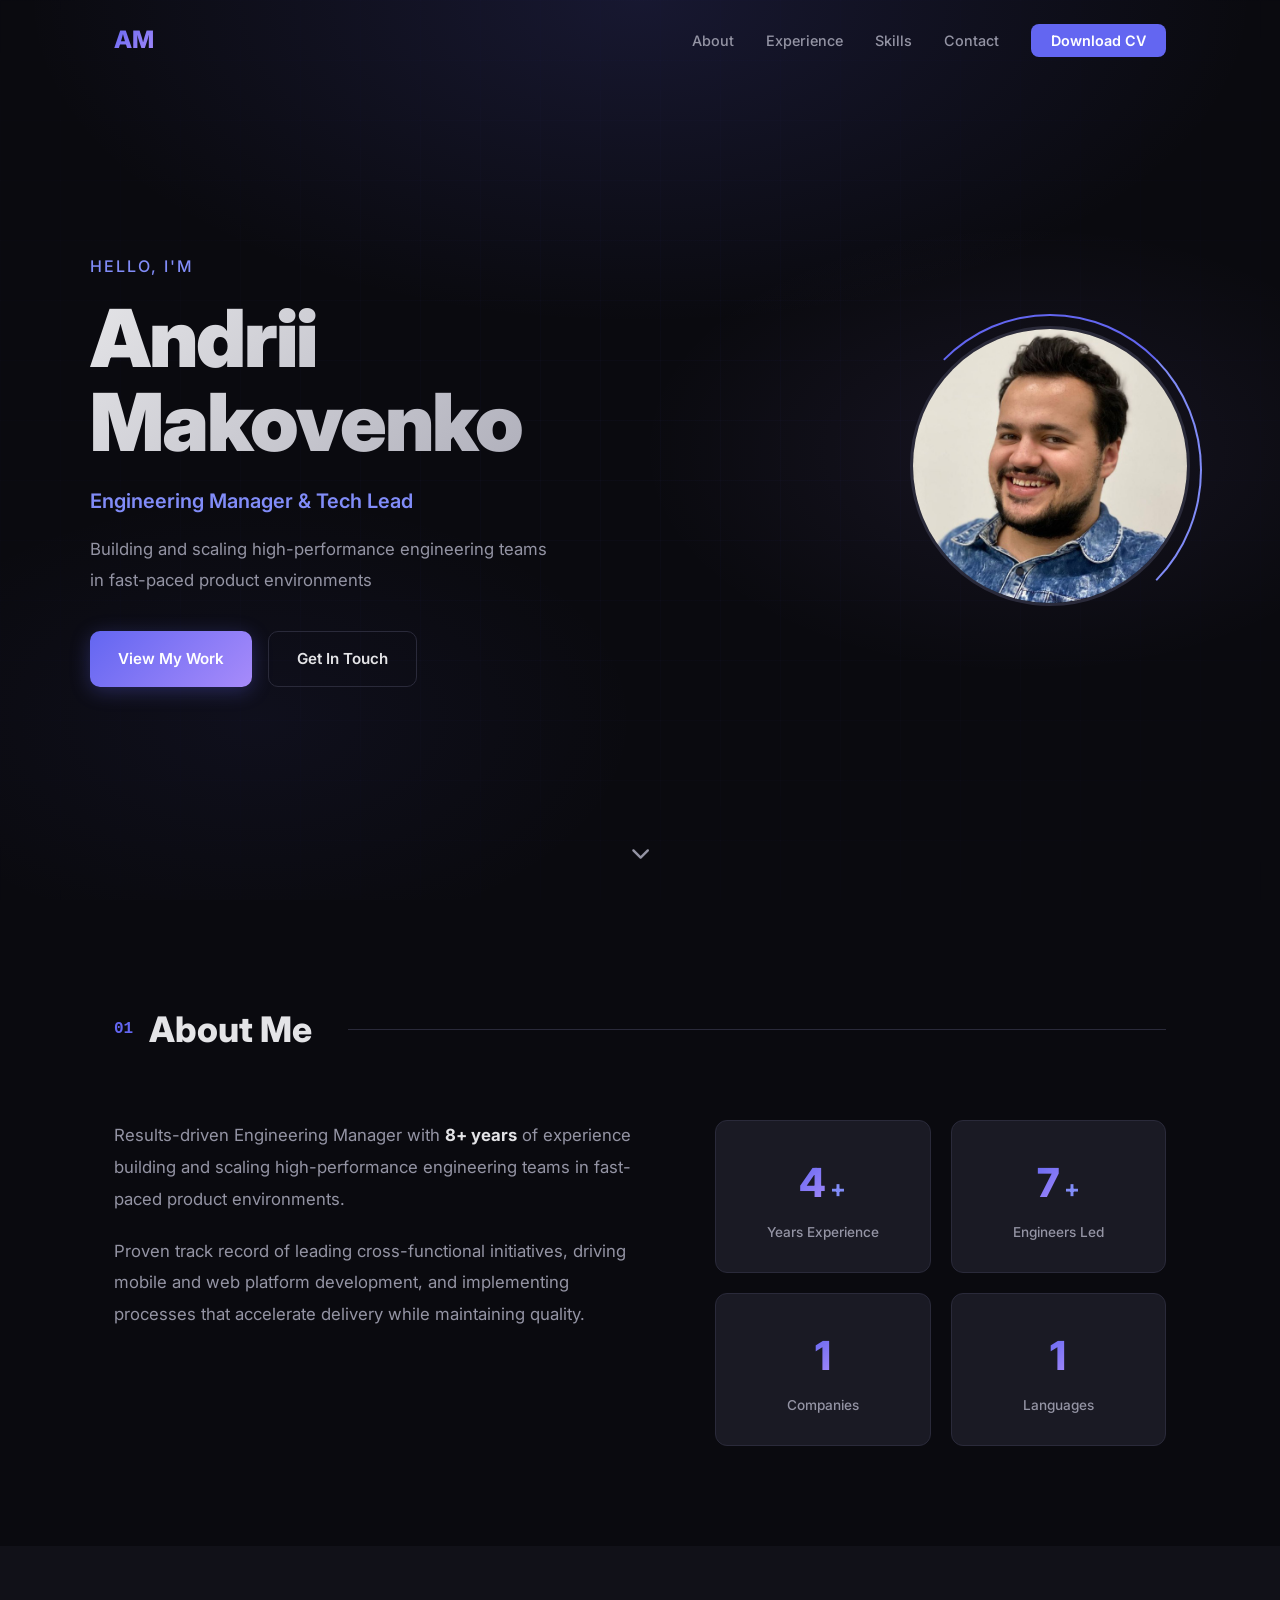
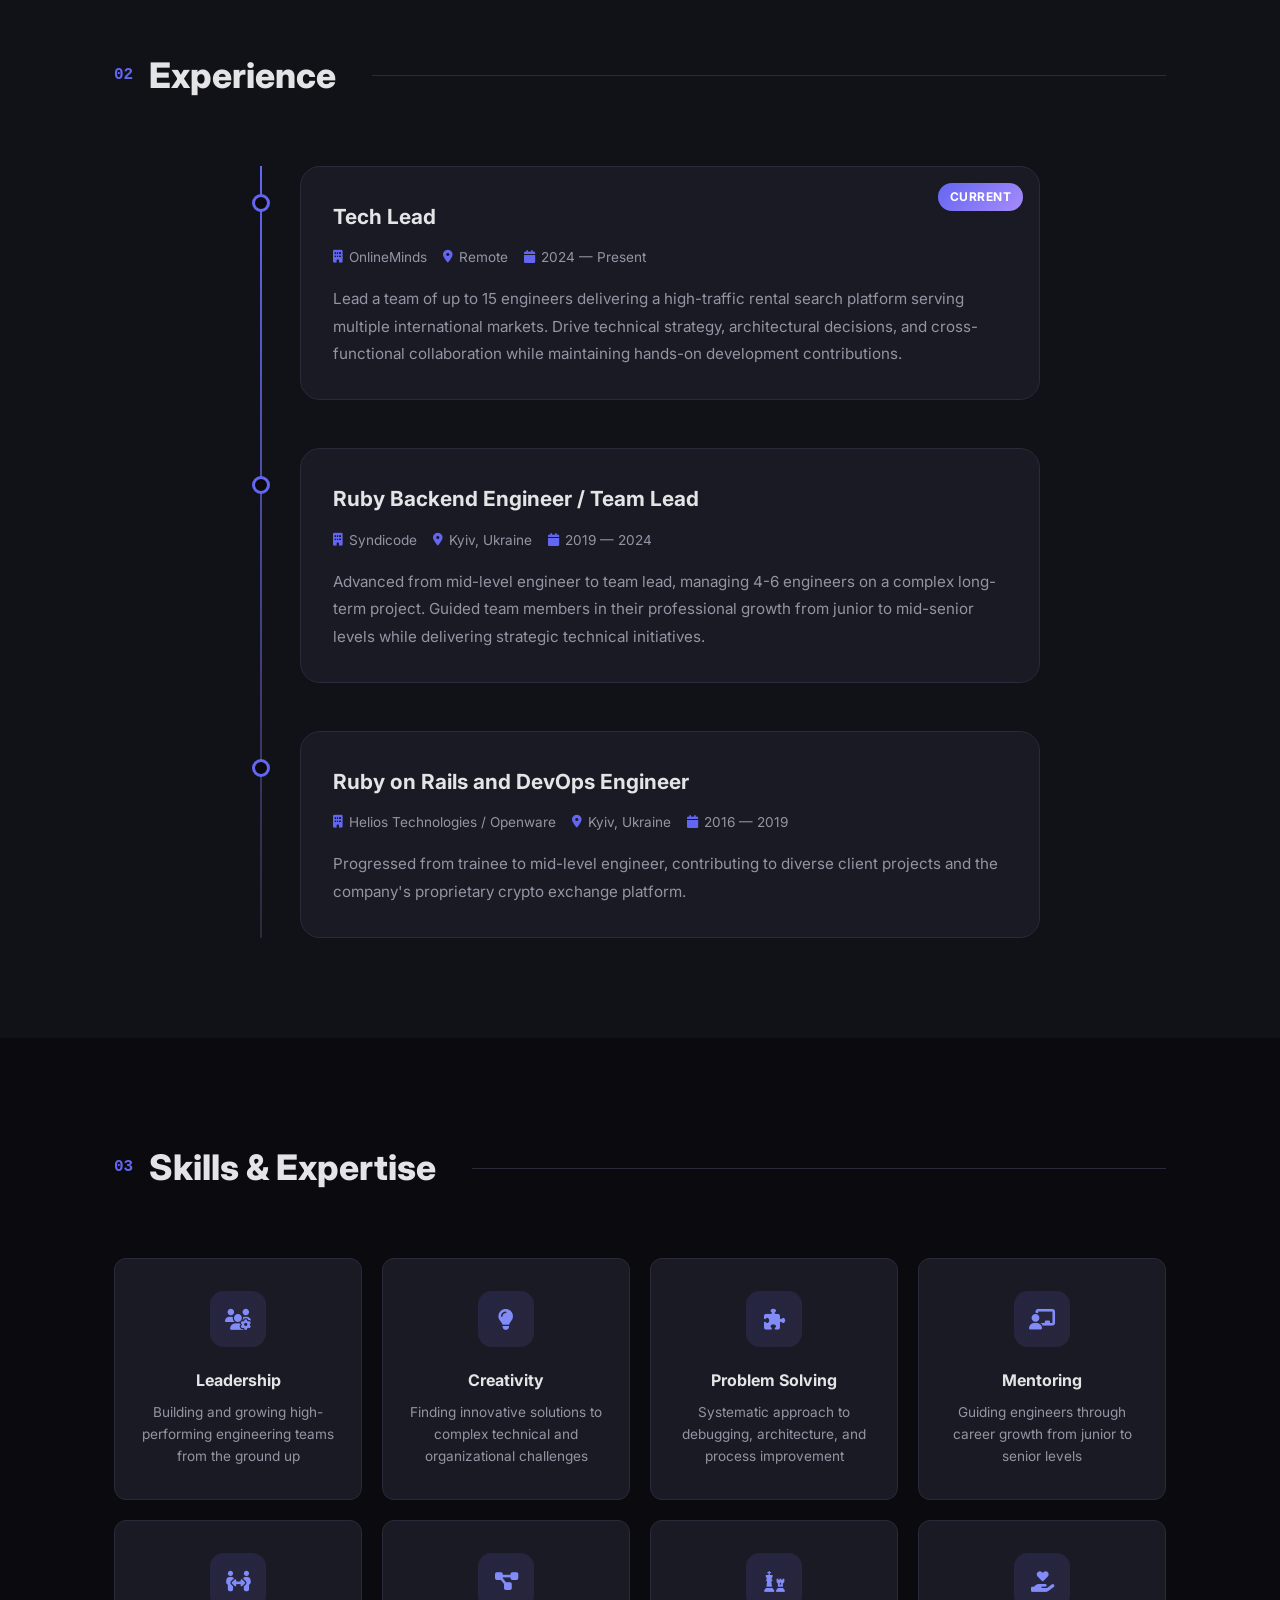
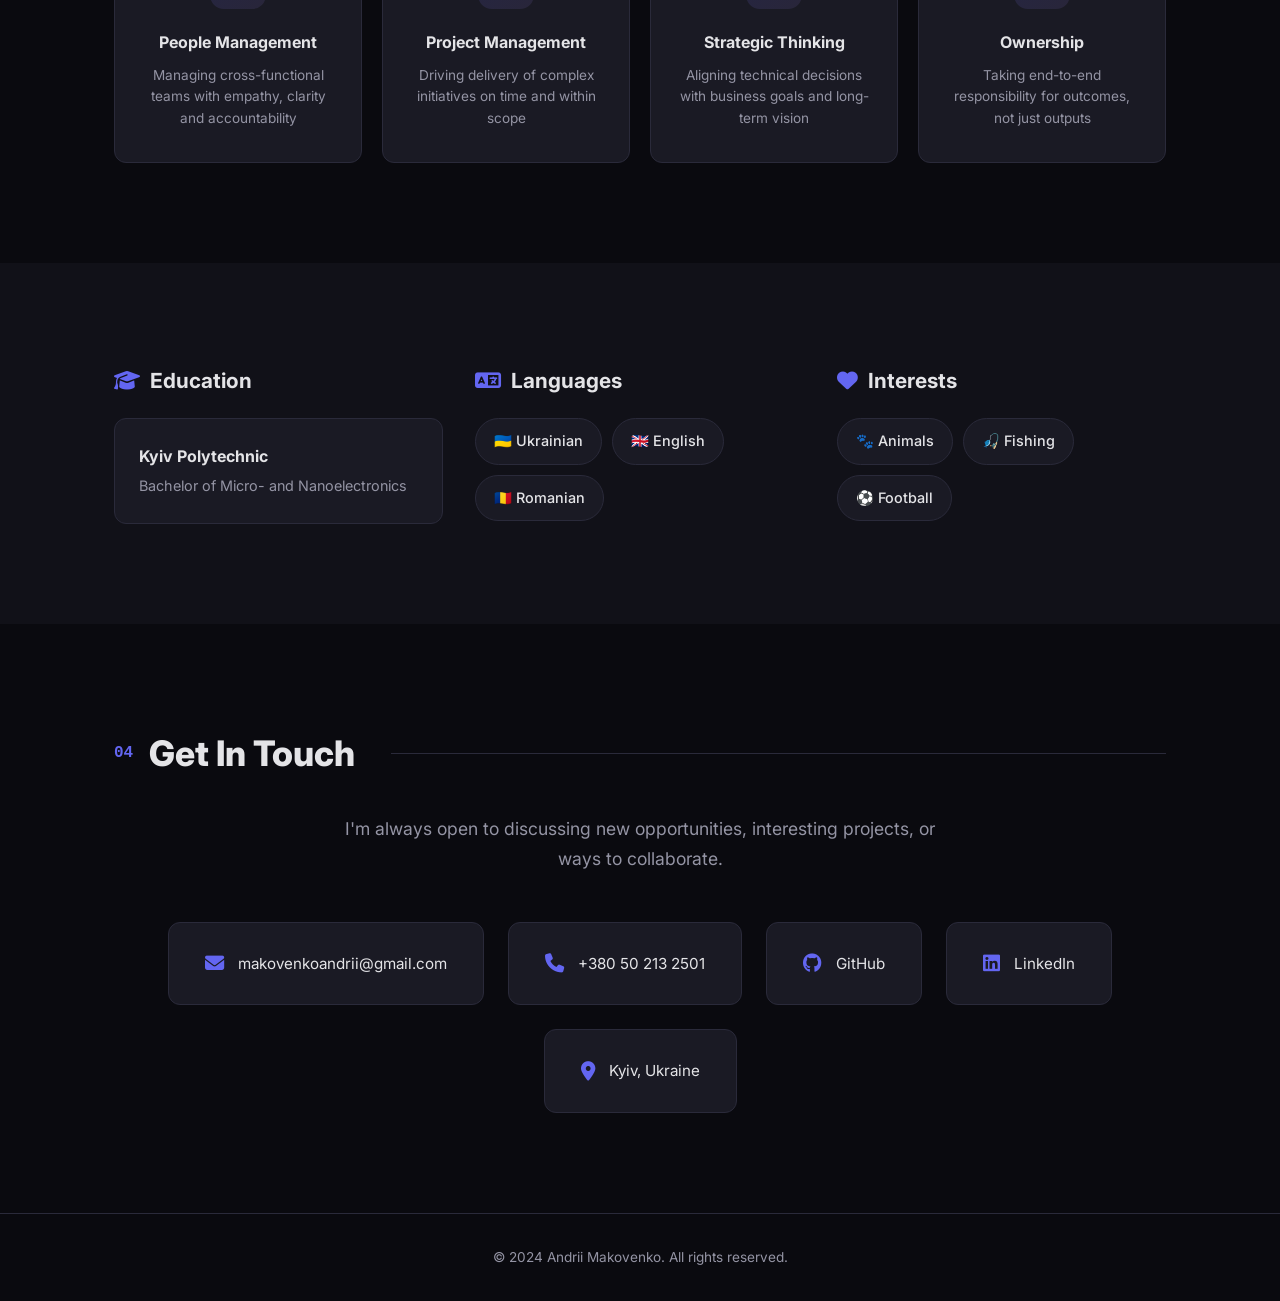
<file: index.html>
<!DOCTYPE html>
<html lang="en">
<head>
    <meta charset="UTF-8">
    <meta name="viewport" content="width=device-width, initial-scale=1.0">
    <title>Andrii Makovenko — Engineering Manager & Tech Lead</title>
    <link rel="stylesheet" href="https://cdnjs.cloudflare.com/ajax/libs/font-awesome/6.4.0/css/all.min.css">
    <link href="https://fonts.googleapis.com/css2?family=Inter:wght@300;400;500;600;700;800;900&display=swap" rel="stylesheet">
    <link rel="stylesheet" href="style.css">
</head>
<body>
    <!-- Navigation -->
    <nav class="nav" id="nav">
        <div class="nav-inner">
            <a href="#hero" class="nav-logo">AM</a>
            <button class="nav-toggle" id="nav-toggle" aria-label="Toggle menu">
                <span></span><span></span><span></span>
            </button>
            <ul class="nav-links" id="nav-links">
                <li><a href="#about">About</a></li>
                <li><a href="#experience">Experience</a></li>
                <li><a href="#skills">Skills</a></li>
                <li><a href="#contact">Contact</a></li>
                <li><a href="cv/" class="nav-cta">Download CV</a></li>
            </ul>
        </div>
    </nav>

    <!-- Hero -->
    <section class="hero" id="hero">
        <div class="hero-bg">
            <div class="hero-gradient"></div>
            <div class="hero-grid"></div>
        </div>
        <div class="hero-content">
            <div class="hero-text">
                <p class="hero-greeting reveal">Hello, I'm</p>
                <h1 class="hero-name reveal">Andrii<br>Makovenko</h1>
                <p class="hero-title reveal">Engineering Manager & Tech Lead</p>
                <p class="hero-subtitle reveal">Building and scaling high-performance engineering teams<br>in fast-paced product environments</p>
                <div class="hero-actions reveal">
                    <a href="#experience" class="btn btn-primary">View My Work</a>
                    <a href="#contact" class="btn btn-outline">Get In Touch</a>
                </div>
            </div>
            <div class="hero-image reveal">
                <div class="hero-image-ring"></div>
                <img src="profile.jpg" alt="Andrii Makovenko">
            </div>
        </div>
        <a href="#about" class="scroll-indicator" aria-label="Scroll down">
            <i class="fas fa-chevron-down"></i>
        </a>
    </section>

    <!-- About -->
    <section class="section" id="about">
        <div class="container">
            <h2 class="section-heading reveal">
                <span class="section-number">01</span>
                About Me
            </h2>
            <div class="about-grid">
                <div class="about-text reveal">
                    <p>Results-driven Engineering Manager with <strong>8+ years</strong> of experience building and scaling high-performance engineering teams in fast-paced product environments.</p>
                    <p>Proven track record of leading cross-functional initiatives, driving mobile and web platform development, and implementing processes that accelerate delivery while maintaining quality.</p>
                </div>
                <div class="about-stats reveal">
                    <div class="stat-card">
                        <span class="stat-number" data-target="8">0</span>
                        <span class="stat-suffix">+</span>
                        <span class="stat-label">Years Experience</span>
                    </div>
                    <div class="stat-card">
                        <span class="stat-number" data-target="15">0</span>
                        <span class="stat-suffix">+</span>
                        <span class="stat-label">Engineers Led</span>
                    </div>
                    <div class="stat-card">
                        <span class="stat-number" data-target="3">0</span>
                        <span class="stat-suffix"></span>
                        <span class="stat-label">Companies</span>
                    </div>
                    <div class="stat-card">
                        <span class="stat-number" data-target="3">0</span>
                        <span class="stat-suffix"></span>
                        <span class="stat-label">Languages</span>
                    </div>
                </div>
            </div>
        </div>
    </section>

    <!-- Experience -->
    <section class="section section-alt" id="experience">
        <div class="container">
            <h2 class="section-heading reveal">
                <span class="section-number">02</span>
                Experience
            </h2>
            <div class="timeline">
                <div class="timeline-line"></div>

                <div class="timeline-item reveal">
                    <div class="timeline-marker">
                        <div class="timeline-dot"></div>
                    </div>
                    <div class="timeline-card">
                        <div class="timeline-badge">Current</div>
                        <h3 class="timeline-role">Tech Lead</h3>
                        <div class="timeline-meta">
                            <span class="timeline-company"><i class="fas fa-building"></i> OnlineMinds</span>
                            <span class="timeline-location"><i class="fas fa-map-marker-alt"></i> Remote</span>
                            <span class="timeline-date"><i class="fas fa-calendar"></i> 2024 — Present</span>
                        </div>
                        <p class="timeline-desc">Lead a team of up to 15 engineers delivering a high-traffic rental search platform serving multiple international markets. Drive technical strategy, architectural decisions, and cross-functional collaboration while maintaining hands-on development contributions.</p>
                    </div>
                </div>

                <div class="timeline-item reveal">
                    <div class="timeline-marker">
                        <div class="timeline-dot"></div>
                    </div>
                    <div class="timeline-card">
                        <h3 class="timeline-role">Ruby Backend Engineer / Team Lead</h3>
                        <div class="timeline-meta">
                            <span class="timeline-company"><i class="fas fa-building"></i> Syndicode</span>
                            <span class="timeline-location"><i class="fas fa-map-marker-alt"></i> Kyiv, Ukraine</span>
                            <span class="timeline-date"><i class="fas fa-calendar"></i> 2019 — 2024</span>
                        </div>
                        <p class="timeline-desc">Advanced from mid-level engineer to team lead, managing 4-6 engineers on a complex long-term project. Guided team members in their professional growth from junior to mid-senior levels while delivering strategic technical initiatives.</p>
                    </div>
                </div>

                <div class="timeline-item reveal">
                    <div class="timeline-marker">
                        <div class="timeline-dot"></div>
                    </div>
                    <div class="timeline-card">
                        <h3 class="timeline-role">Ruby on Rails and DevOps Engineer</h3>
                        <div class="timeline-meta">
                            <span class="timeline-company"><i class="fas fa-building"></i> Helios Technologies / Openware</span>
                            <span class="timeline-location"><i class="fas fa-map-marker-alt"></i> Kyiv, Ukraine</span>
                            <span class="timeline-date"><i class="fas fa-calendar"></i> 2016 — 2019</span>
                        </div>
                        <p class="timeline-desc">Progressed from trainee to mid-level engineer, contributing to diverse client projects and the company's proprietary crypto exchange platform.</p>
                    </div>
                </div>
            </div>
        </div>
    </section>

    <!-- Skills -->
    <section class="section" id="skills">
        <div class="container">
            <h2 class="section-heading reveal">
                <span class="section-number">03</span>
                Skills & Expertise
            </h2>
            <div class="skills-grid">
                <div class="skill-card reveal">
                    <div class="skill-icon"><i class="fas fa-users-cog"></i></div>
                    <h3>Leadership</h3>
                    <p>Building and growing high-performing engineering teams from the ground up</p>
                </div>
                <div class="skill-card reveal">
                    <div class="skill-icon"><i class="fas fa-lightbulb"></i></div>
                    <h3>Creativity</h3>
                    <p>Finding innovative solutions to complex technical and organizational challenges</p>
                </div>
                <div class="skill-card reveal">
                    <div class="skill-icon"><i class="fas fa-puzzle-piece"></i></div>
                    <h3>Problem Solving</h3>
                    <p>Systematic approach to debugging, architecture, and process improvement</p>
                </div>
                <div class="skill-card reveal">
                    <div class="skill-icon"><i class="fas fa-chalkboard-teacher"></i></div>
                    <h3>Mentoring</h3>
                    <p>Guiding engineers through career growth from junior to senior levels</p>
                </div>
                <div class="skill-card reveal">
                    <div class="skill-icon"><i class="fas fa-people-arrows"></i></div>
                    <h3>People Management</h3>
                    <p>Managing cross-functional teams with empathy, clarity and accountability</p>
                </div>
                <div class="skill-card reveal">
                    <div class="skill-icon"><i class="fas fa-project-diagram"></i></div>
                    <h3>Project Management</h3>
                    <p>Driving delivery of complex initiatives on time and within scope</p>
                </div>
                <div class="skill-card reveal">
                    <div class="skill-icon"><i class="fas fa-chess"></i></div>
                    <h3>Strategic Thinking</h3>
                    <p>Aligning technical decisions with business goals and long-term vision</p>
                </div>
                <div class="skill-card reveal">
                    <div class="skill-icon"><i class="fas fa-hand-holding-heart"></i></div>
                    <h3>Ownership</h3>
                    <p>Taking end-to-end responsibility for outcomes, not just outputs</p>
                </div>
            </div>
        </div>
    </section>

    <!-- Education & Languages -->
    <section class="section section-alt" id="education">
        <div class="container">
            <div class="info-grid">
                <div class="info-block reveal">
                    <h2 class="info-title"><i class="fas fa-graduation-cap"></i> Education</h2>
                    <div class="info-card">
                        <h3>Kyiv Polytechnic</h3>
                        <p>Bachelor of Micro- and Nanoelectronics</p>
                    </div>
                </div>
                <div class="info-block reveal">
                    <h2 class="info-title"><i class="fas fa-language"></i> Languages</h2>
                    <div class="info-tags">
                        <span class="tag">🇺🇦 Ukrainian</span>
                        <span class="tag">🇬🇧 English</span>
                        <span class="tag">🇷🇴 Romanian</span>
                    </div>
                </div>
                <div class="info-block reveal">
                    <h2 class="info-title"><i class="fas fa-heart"></i> Interests</h2>
                    <div class="info-tags">
                        <span class="tag">🐾 Animals</span>
                        <span class="tag">🎣 Fishing</span>
                        <span class="tag">⚽ Football</span>
                    </div>
                </div>
            </div>
        </div>
    </section>

    <!-- Contact -->
    <section class="section section-contact" id="contact">
        <div class="container">
            <h2 class="section-heading reveal">
                <span class="section-number">04</span>
                Get In Touch
            </h2>
            <p class="contact-text reveal">I'm always open to discussing new opportunities, interesting projects, or ways to collaborate.</p>
            <div class="contact-cards reveal">
                <a href="mailto:makovenkoandrii@gmail.com" class="contact-card">
                    <i class="fas fa-envelope"></i>
                    <span>makovenkoandrii@gmail.com</span>
                </a>
                <a href="tel:+380502132501" class="contact-card">
                    <i class="fas fa-phone"></i>
                    <span>+380 50 213 2501</span>
                </a>
                <a href="https://github.com/m-an" target="_blank" rel="noopener" class="contact-card">
                    <i class="fab fa-github"></i>
                    <span>GitHub</span>
                </a>
                <a href="https://www.linkedin.com/in/andrii-makovenko-a57a76130" target="_blank" rel="noopener" class="contact-card">
                    <i class="fab fa-linkedin"></i>
                    <span>LinkedIn</span>
                </a>
                <div class="contact-card">
                    <i class="fas fa-map-marker-alt"></i>
                    <span>Kyiv, Ukraine</span>
                </div>
            </div>
        </div>
    </section>

    <!-- Footer -->
    <footer class="footer">
        <div class="container">
            <p>&copy; 2024 Andrii Makovenko. All rights reserved.</p>
        </div>
    </footer>

    <script>
        // Navbar scroll effect
        const nav = document.getElementById('nav');
        window.addEventListener('scroll', () => {
            nav.classList.toggle('nav-scrolled', window.scrollY > 50);
        });

        // Mobile nav toggle
        const toggle = document.getElementById('nav-toggle');
        const links = document.getElementById('nav-links');
        toggle.addEventListener('click', () => {
            links.classList.toggle('open');
            toggle.classList.toggle('open');
        });
        links.querySelectorAll('a').forEach(link => {
            link.addEventListener('click', () => {
                links.classList.remove('open');
                toggle.classList.remove('open');
            });
        });

        // Scroll reveal animations
        const observer = new IntersectionObserver((entries) => {
            entries.forEach(entry => {
                if (entry.isIntersecting) {
                    entry.target.classList.add('revealed');
                }
            });
        }, { threshold: 0.1, rootMargin: '0px 0px -50px 0px' });

        document.querySelectorAll('.reveal').forEach(el => observer.observe(el));

        // Counter animation
        const counterObserver = new IntersectionObserver((entries) => {
            entries.forEach(entry => {
                if (entry.isIntersecting) {
                    const el = entry.target;
                    const target = parseInt(el.dataset.target);
                    let current = 0;
                    const increment = target / 40;
                    const timer = setInterval(() => {
                        current += increment;
                        if (current >= target) {
                            el.textContent = target;
                            clearInterval(timer);
                        } else {
                            el.textContent = Math.floor(current);
                        }
                    }, 40);
                    counterObserver.unobserve(el);
                }
            });
        }, { threshold: 0.5 });

        document.querySelectorAll('.stat-number').forEach(el => counterObserver.observe(el));

        // Smooth scroll for anchor links
        document.querySelectorAll('a[href^="#"]').forEach(a => {
            a.addEventListener('click', e => {
                e.preventDefault();
                const target = document.querySelector(a.getAttribute('href'));
                if (target) {
                    target.scrollIntoView({ behavior: 'smooth', block: 'start' });
                }
            });
        });
    </script>
</body>
</html>
</file>
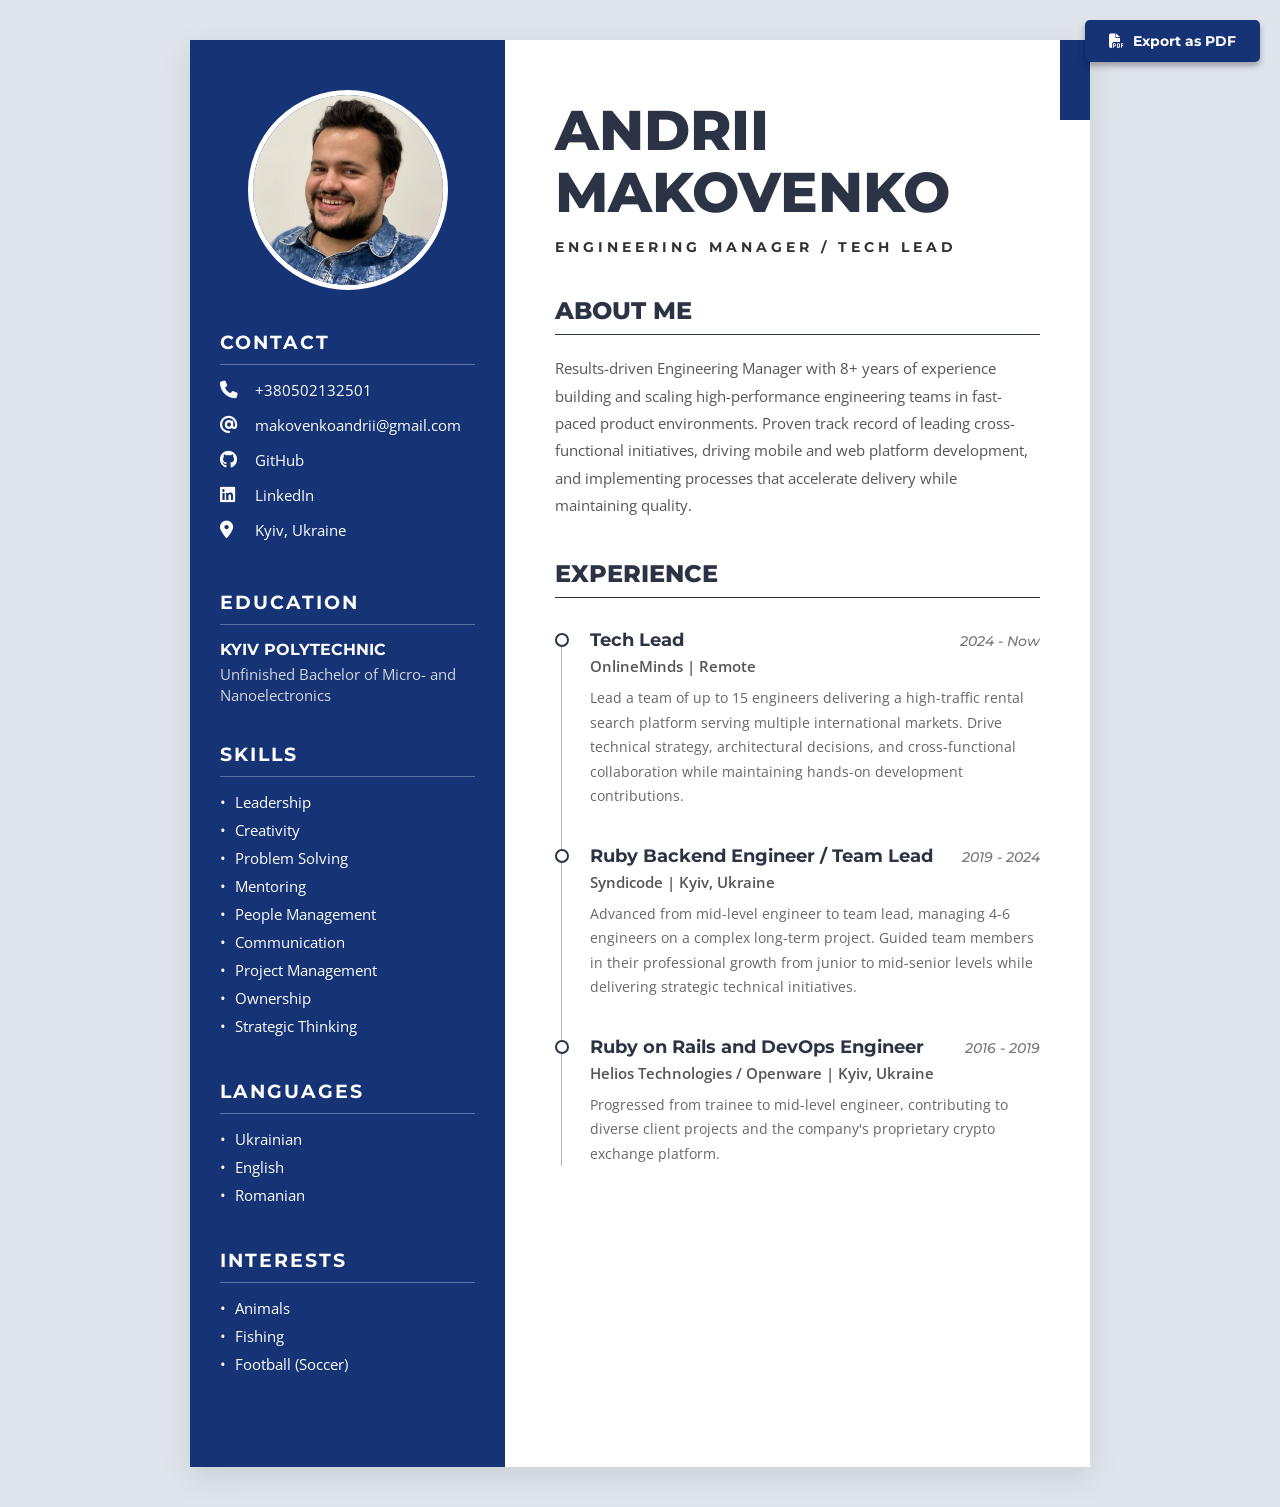
<file: cv/index.html>
<!DOCTYPE html>
<html lang="en">
<head>
    <meta charset="UTF-8">
    <meta name="viewport" content="width=device-width, initial-scale=1.0">
    <title>Andrii Makovenko - Resume</title>
    <!-- FontAwesome for icons -->
    <link rel="stylesheet" href="https://cdnjs.cloudflare.com/ajax/libs/font-awesome/6.4.0/css/all.min.css">
    <!-- Google Fonts -->
    <link href="https://fonts.googleapis.com/css2?family=Montserrat:wght@400;500;700;800&family=Open+Sans:wght@400;600&display=swap" rel="stylesheet">
    <link rel="stylesheet" href="style.css">
</head>
<body>
    <button class="download-btn" onclick="generatePDF()">
        <i class="fas fa-file-pdf"></i> Export as PDF
    </button>
    <div class="resume-container" id="cv-content">
        <!-- Left Column -->
        <aside class="sidebar">
            <div class="profile-img-container">
                <!-- Replace 'profile.jpg' with your actual profile image filename -->
                <img src="profile.jpg" alt="Andrii Makovenko" class="profile-img">
            </div>
            
            <section class="sidebar-section">
                <h2 class="sidebar-title">CONTACT</h2>
                <ul class="contact-list">
                    <li><i class="fas fa-phone"></i> +380502132501</li>
                    <li><i class="fas fa-at"></i> makovenkoandrii@gmail.com</li>
                    <li><i class="fab fa-github"></i> <a href="https://github.com/m-an" target="_blank" style="color: inherit; text-decoration: none;">GitHub</a></li>
                    <li><i class="fab fa-linkedin"></i> <a href="https://www.linkedin.com/in/andrii-makovenko-a57a76130" target="_blank" style="color: inherit; text-decoration: none;">LinkedIn</a></li>
                    <li><i class="fas fa-map-marker-alt"></i> Kyiv, Ukraine</li>
                </ul>
            </section>

            <section class="sidebar-section">
                <h2 class="sidebar-title">EDUCATION</h2>
                <div class="education-item">
                    <h3>KYIV POLYTECHNIC</h3>
                    <p>Unfinished Bachelor of Micro- and Nanoelectronics</p>
                </div>
            </section>

            <section class="sidebar-section">
                <h2 class="sidebar-title">SKILLS</h2>
                <ul class="skills-list">
                    <li>Leadership</li>
                    <li>Creativity</li>
                    <li>Problem Solving</li>
                    <li>Mentoring</li>
                    <li>People Management</li>
                    <li>Communication</li>
                    <li>Project Management</li>
                    <li>Ownership</li>
                    <li>Strategic Thinking</li>
                </ul>
            </section>

            <section class="sidebar-section">
                <h2 class="sidebar-title">LANGUAGES</h2>
                <ul class="skills-list">
                    <li>Ukrainian</li>
                    <li>English</li>
                    <li>Romanian</li>
                </ul>
            </section>

            <section class="sidebar-section">
                <h2 class="sidebar-title">INTERESTS</h2>
                <ul class="skills-list">
                    <li>Animals</li>
                    <li>Fishing</li>
                    <li>Football (Soccer)</li>
                </ul>
            </section>
        </aside>

        <!-- Right Column -->
        <main class="main-content">
            <header class="header">
                <h1 class="name">ANDRII<br>MAKOVENKO</h1>
                <h2 class="job-title">ENGINEERING MANAGER / TECH LEAD</h2>
            </header>

            <section class="main-section">
                <h2 class="section-title">ABOUT ME</h2>
                <p class="summary">
                    Results-driven Engineering Manager with 8+ years of experience building and scaling high-performance engineering teams in fast-paced product environments. Proven track record of leading cross-functional initiatives, driving mobile and web platform development, and implementing processes that accelerate delivery while maintaining quality.
                </p>
            </section>

            <section class="main-section">
                <h2 class="section-title">EXPERIENCE</h2>
                <div class="timeline">
                    <div class="timeline-item">
                        <div class="timeline-dot"></div>
                        <div class="timeline-content">
                            <div class="job-header">
                                <h3 class="job-role">Tech Lead</h3>
                                <span class="job-date">2024 - Now</span>
                            </div>
                            <div class="job-company">OnlineMinds | Remote</div>
                            <p class="job-description">
                                Lead a team of up to 15 engineers delivering a high-traffic rental search platform serving multiple international markets. Drive technical strategy, architectural decisions, and cross-functional collaboration while maintaining hands-on development contributions.
                            </p>
                        </div>
                    </div>

                    <div class="timeline-item">
                        <div class="timeline-dot"></div>
                        <div class="timeline-content">
                            <div class="job-header">
                                <h3 class="job-role">Ruby Backend Engineer / Team Lead</h3>
                                <span class="job-date">2019 - 2024</span>
                            </div>
                            <div class="job-company">Syndicode | Kyiv, Ukraine</div>
                            <p class="job-description">
                                Advanced from mid-level engineer to team lead, managing 4-6 engineers on a complex long-term project. Guided team members in their professional growth from junior to mid-senior levels while delivering strategic technical initiatives.
                            </p>
                        </div>
                    </div>

                    <div class="timeline-item">
                        <div class="timeline-dot"></div>
                        <div class="timeline-content">
                            <div class="job-header">
                                <h3 class="job-role">Ruby on Rails and DevOps Engineer</h3>
                                <span class="job-date">2016 - 2019</span>
                            </div>
                            <div class="job-company">Helios Technologies / Openware | Kyiv, Ukraine</div>
                            <p class="job-description">
                                Progressed from trainee to mid-level engineer, contributing to diverse client projects and the company's proprietary crypto exchange platform.
                            </p>
                        </div>
                    </div>
                </div>
            </section>
        </main>
    </div>

    <script>
        function generatePDF() {
            window.print();
        }
    </script>
</body>
</html>
</file>
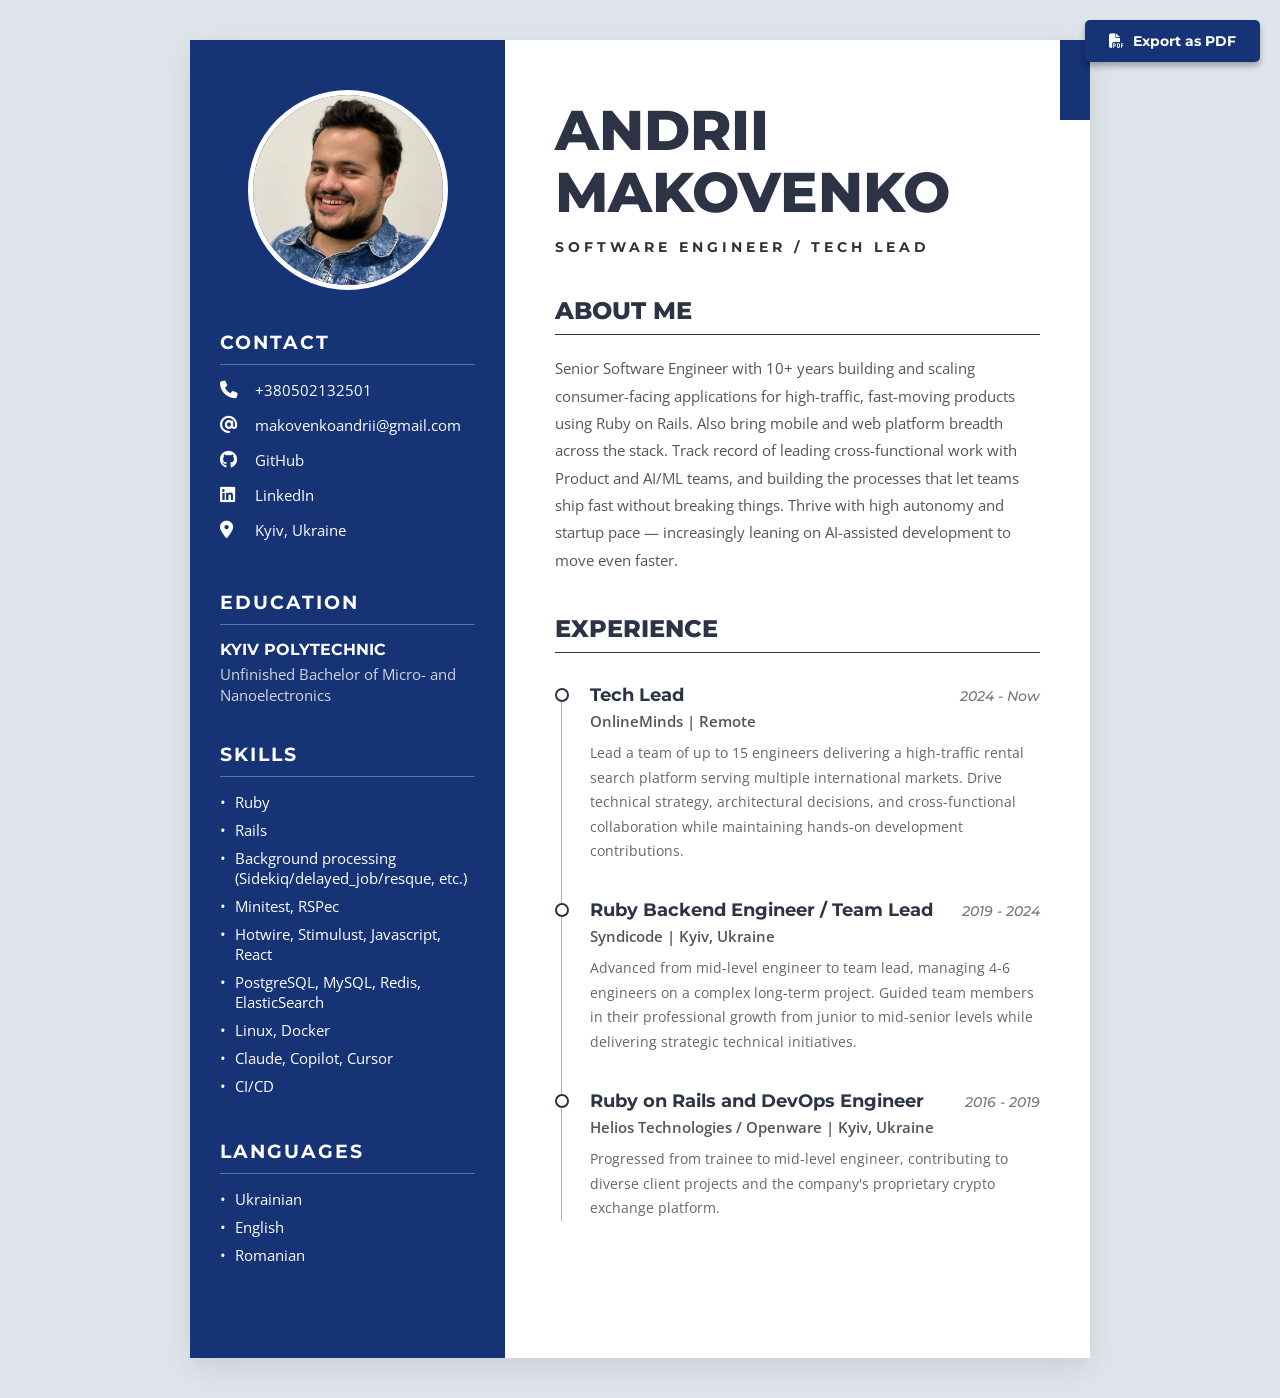
<file: rails/index.html>
<!DOCTYPE html>
<html lang="en">

<head>
    <meta charset="UTF-8">
    <meta name="viewport" content="width=device-width, initial-scale=1.0">
    <title>Andrii Makovenko - Resume</title>
    <!-- FontAwesome for icons -->
    <link rel="stylesheet" href="https://cdnjs.cloudflare.com/ajax/libs/font-awesome/6.4.0/css/all.min.css">
    <!-- Google Fonts -->
    <link
        href="https://fonts.googleapis.com/css2?family=Montserrat:wght@400;500;700;800&family=Open+Sans:wght@400;600&display=swap"
        rel="stylesheet">
    <link rel="stylesheet" href="style.css">
</head>

<body>
    <button class="download-btn" onclick="generatePDF()">
        <i class="fas fa-file-pdf"></i> Export as PDF
    </button>
    <div class="resume-container" id="cv-content">
        <!-- Left Column -->
        <aside class="sidebar">
            <div class="profile-img-container">
                <!-- Replace 'profile.jpg' with your actual profile image filename -->
                <img src="profile.jpg" alt="Andrii Makovenko" class="profile-img">
            </div>

            <section class="sidebar-section">
                <h2 class="sidebar-title">CONTACT</h2>
                <ul class="contact-list">
                    <li><i class="fas fa-phone"></i> +380502132501</li>
                    <li><i class="fas fa-at"></i> makovenkoandrii@gmail.com</li>
                    <li><i class="fab fa-github"></i> <a href="https://github.com/m-an" target="_blank" style="color: inherit; text-decoration: none;">GitHub</a></li>
                    <li><i class="fab fa-linkedin"></i> <a href="https://www.linkedin.com/in/andrii-makovenko-a57a76130" target="_blank" style="color: inherit; text-decoration: none;">LinkedIn</a></li>
                    <li><i class="fas fa-map-marker-alt"></i> Kyiv, Ukraine</li>
                </ul>
            </section>

            <section class="sidebar-section">
                <h2 class="sidebar-title">EDUCATION</h2>
                <div class="education-item">
                    <h3>KYIV POLYTECHNIC</h3>
                    <p>Unfinished Bachelor of Micro- and Nanoelectronics</p>
                </div>
            </section>

            <section class="sidebar-section">
                <h2 class="sidebar-title">SKILLS</h2>
                <ul class="skills-list">
                    <li>Ruby</li>
                    <li>Rails</li>
                    <li>Background processing (Sidekiq/delayed_job/resque, etc.)</li>
                    <li>Minitest, RSPec</li>
                    <li>Hotwire, Stimulust, Javascript, React</li>
                    <li>PostgreSQL, MySQL, Redis, ElasticSearch</li>
                    <li>Linux, Docker</li>
                    <li>Claude, Copilot, Cursor</li>
                    <li>CI/CD</li>
                </ul>
            </section>

            <section class="sidebar-section">
                <h2 class="sidebar-title">LANGUAGES</h2>
                <ul class="skills-list">
                    <li>Ukrainian</li>
                    <li>English</li>
                    <li>Romanian</li>
                </ul>
            </section>

        </aside>

        <!-- Right Column -->
        <main class="main-content">
            <header class="header">
                <h1 class="name">ANDRII<br>MAKOVENKO</h1>
                <h2 class="job-title">SOFTWARE ENGINEER / TECH LEAD</h2>
            </header>

            <section class="main-section">
                <h2 class="section-title">ABOUT ME</h2>
                <p class="summary">
                    Senior Software Engineer with 10+ years building and scaling consumer-facing applications for
                    high-traffic, fast-moving products using Ruby on Rails. Also bring mobile and web platform breadth
                    across the stack. Track record of leading cross-functional work with Product and AI/ML teams, and
                    building the processes that let teams ship fast without breaking things. Thrive with high autonomy
                    and startup pace — increasingly leaning on AI-assisted development to move even faster.
                </p>
            </section>

            <section class="main-section">
                <h2 class="section-title">EXPERIENCE</h2>
                <div class="timeline">
                    <div class="timeline-item">
                        <div class="timeline-dot"></div>
                        <div class="timeline-content">
                            <div class="job-header">
                                <h3 class="job-role">Tech Lead</h3>
                                <span class="job-date">2024 - Now</span>
                            </div>
                            <div class="job-company">OnlineMinds | Remote</div>
                            <p class="job-description">
                                Lead a team of up to 15 engineers delivering a high-traffic rental search platform
                                serving multiple international markets. Drive technical strategy, architectural
                                decisions, and cross-functional collaboration while maintaining hands-on development
                                contributions.
                            </p>
                        </div>
                    </div>

                    <div class="timeline-item">
                        <div class="timeline-dot"></div>
                        <div class="timeline-content">
                            <div class="job-header">
                                <h3 class="job-role">Ruby Backend Engineer / Team Lead</h3>
                                <span class="job-date">2019 - 2024</span>
                            </div>
                            <div class="job-company">Syndicode | Kyiv, Ukraine</div>
                            <p class="job-description">
                                Advanced from mid-level engineer to team lead, managing 4-6 engineers on a complex
                                long-term project. Guided team members in their professional growth from junior to
                                mid-senior levels while delivering strategic technical initiatives.
                            </p>
                        </div>
                    </div>

                    <div class="timeline-item">
                        <div class="timeline-dot"></div>
                        <div class="timeline-content">
                            <div class="job-header">
                                <h3 class="job-role">Ruby on Rails and DevOps Engineer</h3>
                                <span class="job-date">2016 - 2019</span>
                            </div>
                            <div class="job-company">Helios Technologies / Openware | Kyiv, Ukraine</div>
                            <p class="job-description">
                                Progressed from trainee to mid-level engineer, contributing to diverse client projects
                                and the company's proprietary crypto exchange platform.
                            </p>
                        </div>
                    </div>
                </div>
            </section>
        </main>
    </div>

    <script>
        function generatePDF() {
            window.print();
        }
    </script>
</body>

</html>
</file>
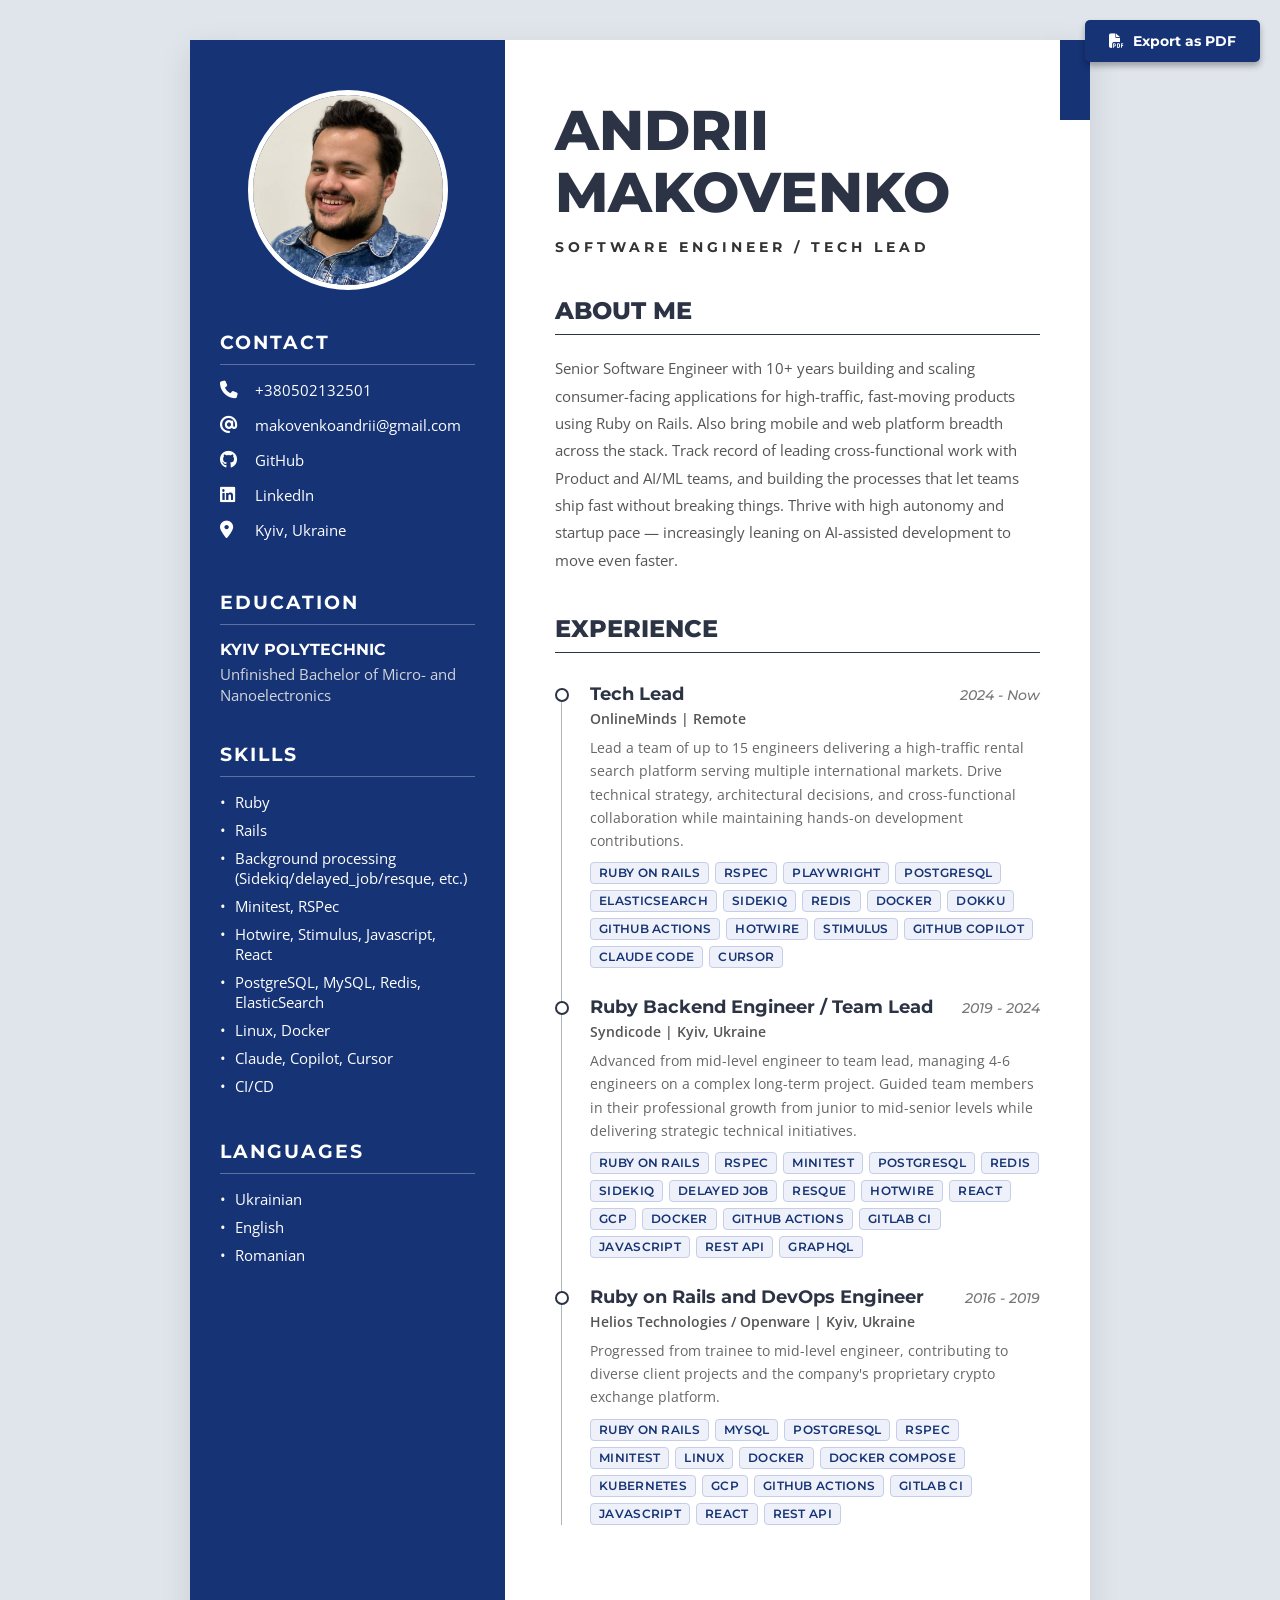
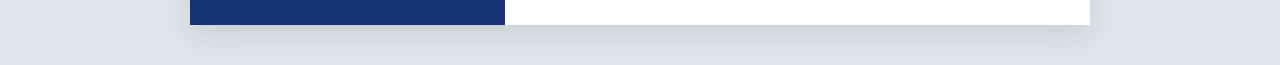
<file: rails/detailed/index.html>
<!DOCTYPE html>
<html lang="en">

<head>
    <meta charset="UTF-8">
    <meta name="viewport" content="width=device-width, initial-scale=1.0">
    <title>Andrii Makovenko - Resume (Detailed)</title>
    <!-- FontAwesome for icons -->
    <link rel="stylesheet" href="https://cdnjs.cloudflare.com/ajax/libs/font-awesome/6.4.0/css/all.min.css">
    <!-- Google Fonts -->
    <link
        href="https://fonts.googleapis.com/css2?family=Montserrat:wght@400;500;700;800&family=Open+Sans:wght@400;600&display=swap"
        rel="stylesheet">
    <link rel="stylesheet" href="style.css">
</head>

<body>
    <button class="download-btn" onclick="generatePDF()">
        <i class="fas fa-file-pdf"></i> Export as PDF
    </button>
    <div class="resume-container" id="cv-content">
        <!-- Left Column -->
        <aside class="sidebar">
            <div class="profile-img-container">
                <img src="profile.jpg" alt="Andrii Makovenko" class="profile-img">
            </div>

            <section class="sidebar-section">
                <h2 class="sidebar-title">CONTACT</h2>
                <ul class="contact-list">
                    <li><i class="fas fa-phone"></i> +380502132501</li>
                    <li><i class="fas fa-at"></i> makovenkoandrii@gmail.com</li>
                    <li><i class="fab fa-github"></i> <a href="https://github.com/m-an" target="_blank"
                            style="color: inherit; text-decoration: none;">GitHub</a></li>
                    <li><i class="fab fa-linkedin"></i> <a href="https://www.linkedin.com/in/andrii-makovenko-a57a76130"
                            target="_blank" style="color: inherit; text-decoration: none;">LinkedIn</a></li>
                    <li><i class="fas fa-map-marker-alt"></i> Kyiv, Ukraine</li>
                </ul>
            </section>

            <section class="sidebar-section">
                <h2 class="sidebar-title">EDUCATION</h2>
                <div class="education-item">
                    <h3>KYIV POLYTECHNIC</h3>
                    <p>Unfinished Bachelor of Micro- and Nanoelectronics</p>
                </div>
            </section>

            <section class="sidebar-section">
                <h2 class="sidebar-title">SKILLS</h2>
                <ul class="skills-list">
                    <li>Ruby</li>
                    <li>Rails</li>
                    <li>Background processing (Sidekiq/delayed_job/resque, etc.)</li>
                    <li>Minitest, RSPec</li>
                    <li>Hotwire, Stimulus, Javascript, React</li>
                    <li>PostgreSQL, MySQL, Redis, ElasticSearch</li>
                    <li>Linux, Docker</li>
                    <li>Claude, Copilot, Cursor</li>
                    <li>CI/CD</li>
                </ul>
            </section>

            <section class="sidebar-section">
                <h2 class="sidebar-title">LANGUAGES</h2>
                <ul class="skills-list">
                    <li>Ukrainian</li>
                    <li>English</li>
                    <li>Romanian</li>
                </ul>
            </section>

        </aside>

        <!-- Right Column -->
        <main class="main-content">
            <header class="header">
                <h1 class="name">ANDRII<br>MAKOVENKO</h1>
                <h2 class="job-title">SOFTWARE ENGINEER / TECH LEAD</h2>
            </header>

            <section class="main-section">
                <h2 class="section-title">ABOUT ME</h2>
                <p class="summary">
                    Senior Software Engineer with 10+ years building and scaling consumer-facing applications for
                    high-traffic, fast-moving products using Ruby on Rails. Also bring mobile and web platform breadth
                    across the stack. Track record of leading cross-functional work with Product and AI/ML teams, and
                    building the processes that let teams ship fast without breaking things. Thrive with high autonomy
                    and startup pace — increasingly leaning on AI-assisted development to move even faster.
                </p>
            </section>

            <section class="main-section">
                <h2 class="section-title">EXPERIENCE</h2>
                <div class="timeline">
                    <div class="timeline-item">
                        <div class="timeline-dot"></div>
                        <div class="timeline-content">
                            <div class="job-header">
                                <h3 class="job-role">Tech Lead</h3>
                                <span class="job-date">2024 - Now</span>
                            </div>
                            <div class="job-company">OnlineMinds | Remote</div>
                            <p class="job-description">
                                Lead a team of up to 15 engineers delivering a high-traffic rental search platform
                                serving multiple international markets. Drive technical strategy, architectural
                                decisions, and cross-functional collaboration while maintaining hands-on development
                                contributions.
                            </p>
                            <div class="tech-tags">
                                <span class="tech-tag">Ruby on Rails</span>
                                <span class="tech-tag">RSpec</span>
                                <span class="tech-tag">Playwright</span>
                                <span class="tech-tag">PostgreSQL</span>
                                <span class="tech-tag">Elasticsearch</span>
                                <span class="tech-tag">Sidekiq</span>
                                <span class="tech-tag">Redis</span>
                                <span class="tech-tag">Docker</span>
                                <span class="tech-tag">Dokku</span>
                                <span class="tech-tag">GitHub Actions</span>
                                <span class="tech-tag">Hotwire</span>
                                <span class="tech-tag">Stimulus</span>
                                <span class="tech-tag">GitHub Copilot</span>
                                <span class="tech-tag">Claude Code</span>
                                <span class="tech-tag">Cursor</span>
                            </div>
                        </div>
                    </div>

                    <div class="timeline-item">
                        <div class="timeline-dot"></div>
                        <div class="timeline-content">
                            <div class="job-header">
                                <h3 class="job-role">Ruby Backend Engineer / Team Lead</h3>
                                <span class="job-date">2019 - 2024</span>
                            </div>
                            <div class="job-company">Syndicode | Kyiv, Ukraine</div>
                            <p class="job-description">
                                Advanced from mid-level engineer to team lead, managing 4-6 engineers on a complex
                                long-term project. Guided team members in their professional growth from junior to
                                mid-senior levels while delivering strategic technical initiatives.
                            </p>
                            <div class="tech-tags">
                                <span class="tech-tag">Ruby on Rails</span>
                                <span class="tech-tag">RSpec</span>
                                <span class="tech-tag">Minitest</span>
                                <span class="tech-tag">PostgreSQL</span>
                                <span class="tech-tag">Redis</span>
                                <span class="tech-tag">Sidekiq</span>
                                <span class="tech-tag">Delayed job</span>
                                <span class="tech-tag">Resque</span>
                                <span class="tech-tag">Hotwire</span>
                                <span class="tech-tag">React</span>
                                <span class="tech-tag">GCP</span>
                                <span class="tech-tag">Docker</span>
                                <span class="tech-tag">GitHub Actions</span>
                                <span class="tech-tag">GitLab CI</span>
                                <span class="tech-tag">JavaScript</span>
                                <span class="tech-tag">REST API</span>
                                <span class="tech-tag">GraphQL</span>
                            </div>
                        </div>
                    </div>

                    <div class="timeline-item">
                        <div class="timeline-dot"></div>
                        <div class="timeline-content">
                            <div class="job-header">
                                <h3 class="job-role">Ruby on Rails and DevOps Engineer</h3>
                                <span class="job-date">2016 - 2019</span>
                            </div>
                            <div class="job-company">Helios Technologies / Openware | Kyiv, Ukraine</div>
                            <p class="job-description">
                                Progressed from trainee to mid-level engineer, contributing to diverse client projects
                                and the company's proprietary crypto exchange platform.
                            </p>
                            <div class="tech-tags">
                                <span class="tech-tag">Ruby on Rails</span>
                                <span class="tech-tag">MySQL</span>
                                <span class="tech-tag">PostgreSQL</span>
                                <span class="tech-tag">RSpec</span>
                                <span class="tech-tag">Minitest</span>
                                <span class="tech-tag">Linux</span>
                                <span class="tech-tag">Docker</span>
                                <span class="tech-tag">Docker Compose</span>
                                <span class="tech-tag">Kubernetes</span>
                                <span class="tech-tag">GCP</span>
                                <span class="tech-tag">GitHub Actions</span>
                                <span class="tech-tag">GitLab CI</span>
                                <span class="tech-tag">JavaScript</span>
                                <span class="tech-tag">React</span>
                                <span class="tech-tag">REST API</span>
                            </div>
                        </div>
                    </div>
                </div>
            </section>
        </main>
    </div>

    <script>
        function generatePDF() {
            window.print();
        }
    </script>
</body>

</html>
</file>
<file: style.css>
/* ===== RESET & BASE ===== */
*, *::before, *::after {
    box-sizing: border-box;
    margin: 0;
    padding: 0;
}

:root {
    --color-bg: #0a0a0f;
    --color-bg-alt: #111118;
    --color-surface: #1a1a24;
    --color-border: #2a2a3a;
    --color-text: #e4e4e7;
    --color-text-muted: #9494a4;
    --color-primary: #6366f1;
    --color-primary-glow: rgba(99, 102, 241, 0.3);
    --color-accent: #818cf8;
    --color-gradient-start: #6366f1;
    --color-gradient-end: #a78bfa;
    --font: 'Inter', -apple-system, BlinkMacSystemFont, sans-serif;
    --radius: 12px;
    --radius-lg: 20px;
    --transition: 0.3s cubic-bezier(0.4, 0, 0.2, 1);
}

html {
    scroll-behavior: smooth;
    scroll-padding-top: 80px;
}

body {
    font-family: var(--font);
    background: var(--color-bg);
    color: var(--color-text);
    line-height: 1.7;
    overflow-x: hidden;
    -webkit-font-smoothing: antialiased;
}

a {
    color: var(--color-accent);
    text-decoration: none;
    transition: color var(--transition);
}

a:hover { color: var(--color-primary); }

.container {
    max-width: 1100px;
    margin: 0 auto;
    padding: 0 24px;
}


/* ===== NAVIGATION ===== */
.nav {
    position: fixed;
    top: 0;
    left: 0;
    right: 0;
    z-index: 100;
    padding: 20px 0;
    transition: all var(--transition);
}

.nav-scrolled {
    background: rgba(10, 10, 15, 0.85);
    backdrop-filter: blur(20px);
    -webkit-backdrop-filter: blur(20px);
    padding: 12px 0;
    border-bottom: 1px solid var(--color-border);
}

.nav-inner {
    max-width: 1100px;
    margin: 0 auto;
    padding: 0 24px;
    display: flex;
    align-items: center;
    justify-content: space-between;
}

.nav-logo {
    font-size: 1.5rem;
    font-weight: 800;
    color: var(--color-text) !important;
    letter-spacing: -0.5px;
    background: linear-gradient(135deg, var(--color-gradient-start), var(--color-gradient-end));
    -webkit-background-clip: text;
    -webkit-text-fill-color: transparent;
    background-clip: text;
}

.nav-links {
    list-style: none;
    display: flex;
    align-items: center;
    gap: 32px;
}

.nav-links a {
    color: var(--color-text-muted);
    font-size: 0.9rem;
    font-weight: 500;
    transition: color var(--transition);
}

.nav-links a:hover { color: var(--color-text); }

.nav-cta {
    background: var(--color-primary) !important;
    color: #fff !important;
    padding: 8px 20px;
    border-radius: 8px;
    font-weight: 600 !important;
    transition: all var(--transition) !important;
}

.nav-cta:hover {
    background: var(--color-accent) !important;
    transform: translateY(-1px);
}

.nav-toggle {
    display: none;
    flex-direction: column;
    gap: 5px;
    background: none;
    border: none;
    cursor: pointer;
    padding: 4px;
}

.nav-toggle span {
    display: block;
    width: 24px;
    height: 2px;
    background: var(--color-text);
    transition: all var(--transition);
    border-radius: 2px;
}

.nav-toggle.open span:nth-child(1) { transform: translateY(7px) rotate(45deg); }
.nav-toggle.open span:nth-child(2) { opacity: 0; }
.nav-toggle.open span:nth-child(3) { transform: translateY(-7px) rotate(-45deg); }


/* ===== HERO ===== */
.hero {
    min-height: 100vh;
    display: flex;
    align-items: center;
    justify-content: center;
    position: relative;
    overflow: hidden;
    padding: 120px 24px 80px;
}

.hero-bg {
    position: absolute;
    inset: 0;
    z-index: 0;
}

.hero-gradient {
    position: absolute;
    inset: 0;
    background:
        radial-gradient(ellipse 80% 60% at 50% 0%, rgba(99, 102, 241, 0.15) 0%, transparent 60%),
        radial-gradient(ellipse 60% 50% at 80% 50%, rgba(167, 139, 250, 0.08) 0%, transparent 50%),
        radial-gradient(ellipse 60% 50% at 20% 80%, rgba(99, 102, 241, 0.06) 0%, transparent 50%);
}

.hero-grid {
    position: absolute;
    inset: 0;
    background-image:
        linear-gradient(rgba(99, 102, 241, 0.03) 1px, transparent 1px),
        linear-gradient(90deg, rgba(99, 102, 241, 0.03) 1px, transparent 1px);
    background-size: 60px 60px;
    mask-image: radial-gradient(ellipse 80% 80% at 50% 50%, black, transparent);
    -webkit-mask-image: radial-gradient(ellipse 80% 80% at 50% 50%, black, transparent);
}

.hero-content {
    position: relative;
    z-index: 1;
    max-width: 1100px;
    width: 100%;
    display: flex;
    align-items: center;
    justify-content: space-between;
    gap: 60px;
}

.hero-text { flex: 1; }

.hero-greeting {
    font-size: 1rem;
    font-weight: 500;
    color: var(--color-accent);
    letter-spacing: 2px;
    text-transform: uppercase;
    margin-bottom: 16px;
}

.hero-name {
    font-size: clamp(3rem, 7vw, 5rem);
    font-weight: 900;
    line-height: 1.05;
    letter-spacing: -2px;
    margin-bottom: 20px;
    background: linear-gradient(135deg, var(--color-text) 0%, var(--color-text-muted) 100%);
    -webkit-background-clip: text;
    -webkit-text-fill-color: transparent;
    background-clip: text;
}

.hero-title {
    font-size: 1.25rem;
    font-weight: 600;
    color: var(--color-accent);
    margin-bottom: 16px;
}

.hero-subtitle {
    font-size: 1.05rem;
    color: var(--color-text-muted);
    line-height: 1.8;
    margin-bottom: 36px;
}

.hero-actions {
    display: flex;
    gap: 16px;
    flex-wrap: wrap;
}

.hero-image {
    position: relative;
    flex-shrink: 0;
}

.hero-image img {
    width: 280px;
    height: 280px;
    border-radius: 50%;
    object-fit: cover;
    position: relative;
    z-index: 1;
    border: 3px solid var(--color-border);
}

.hero-image-ring {
    position: absolute;
    inset: -12px;
    border-radius: 50%;
    border: 2px solid transparent;
    border-top-color: var(--color-primary);
    border-right-color: var(--color-accent);
    animation: spin 8s linear infinite;
}

@keyframes spin { to { transform: rotate(360deg); } }

.scroll-indicator {
    position: absolute;
    bottom: 30px;
    left: 50%;
    transform: translateX(-50%);
    color: var(--color-text-muted);
    font-size: 1.2rem;
    animation: bounce 2s ease infinite;
}

@keyframes bounce {
    0%, 100% { transform: translateX(-50%) translateY(0); }
    50% { transform: translateX(-50%) translateY(8px); }
}


/* ===== BUTTONS ===== */
.btn {
    display: inline-flex;
    align-items: center;
    gap: 8px;
    padding: 14px 28px;
    border-radius: 10px;
    font-size: 0.95rem;
    font-weight: 600;
    transition: all var(--transition);
    cursor: pointer;
    border: none;
}

.btn-primary {
    background: linear-gradient(135deg, var(--color-gradient-start), var(--color-gradient-end));
    color: #fff;
    box-shadow: 0 4px 20px var(--color-primary-glow);
}

.btn-primary:hover {
    transform: translateY(-2px);
    box-shadow: 0 8px 30px var(--color-primary-glow);
    color: #fff;
}

.btn-outline {
    background: transparent;
    color: var(--color-text);
    border: 1.5px solid var(--color-border);
}

.btn-outline:hover {
    border-color: var(--color-primary);
    color: var(--color-accent);
    transform: translateY(-2px);
}


/* ===== SECTIONS ===== */
.section {
    padding: 100px 0;
}

.section-alt {
    background: var(--color-bg-alt);
}

.section-heading {
    font-size: 2.2rem;
    font-weight: 800;
    margin-bottom: 60px;
    display: flex;
    align-items: center;
    gap: 16px;
}

.section-number {
    font-size: 1rem;
    font-weight: 600;
    color: var(--color-primary);
    font-family: 'Courier New', monospace;
}

.section-heading::after {
    content: '';
    flex: 1;
    height: 1px;
    background: var(--color-border);
    margin-left: 20px;
}


/* ===== ABOUT ===== */
.about-grid {
    display: grid;
    grid-template-columns: 1.2fr 1fr;
    gap: 60px;
    align-items: start;
}

.about-text p {
    font-size: 1.05rem;
    color: var(--color-text-muted);
    margin-bottom: 20px;
    line-height: 1.9;
}

.about-text strong { color: var(--color-text); }

.about-stats {
    display: grid;
    grid-template-columns: 1fr 1fr;
    gap: 20px;
}

.stat-card {
    background: var(--color-surface);
    border: 1px solid var(--color-border);
    border-radius: var(--radius);
    padding: 28px 24px;
    text-align: center;
    transition: all var(--transition);
}

.stat-card:hover {
    border-color: var(--color-primary);
    transform: translateY(-4px);
    box-shadow: 0 8px 30px rgba(99, 102, 241, 0.1);
}

.stat-number {
    font-size: 2.5rem;
    font-weight: 800;
    background: linear-gradient(135deg, var(--color-gradient-start), var(--color-gradient-end));
    -webkit-background-clip: text;
    -webkit-text-fill-color: transparent;
    background-clip: text;
}

.stat-suffix {
    font-size: 1.5rem;
    font-weight: 700;
    color: var(--color-accent);
}

.stat-label {
    display: block;
    font-size: 0.85rem;
    color: var(--color-text-muted);
    margin-top: 4px;
    font-weight: 500;
}


/* ===== TIMELINE ===== */
.timeline {
    position: relative;
    max-width: 800px;
    margin: 0 auto;
}

.timeline-line {
    position: absolute;
    top: 0;
    bottom: 0;
    left: 20px;
    width: 2px;
    background: linear-gradient(to bottom, var(--color-primary), var(--color-border));
}

.timeline-item {
    position: relative;
    padding-left: 60px;
    margin-bottom: 48px;
}

.timeline-item:last-child { margin-bottom: 0; }

.timeline-marker {
    position: absolute;
    left: 12px;
    top: 28px;
}

.timeline-dot {
    width: 18px;
    height: 18px;
    border-radius: 50%;
    background: var(--color-bg);
    border: 3px solid var(--color-primary);
    position: relative;
    z-index: 1;
}

.timeline-card {
    background: var(--color-surface);
    border: 1px solid var(--color-border);
    border-radius: var(--radius-lg);
    padding: 32px;
    transition: all var(--transition);
    position: relative;
}

.timeline-card:hover {
    border-color: var(--color-primary);
    transform: translateX(8px);
    box-shadow: 0 8px 30px rgba(99, 102, 241, 0.1);
}

.timeline-badge {
    position: absolute;
    top: 16px;
    right: 16px;
    background: linear-gradient(135deg, var(--color-gradient-start), var(--color-gradient-end));
    color: #fff;
    font-size: 0.75rem;
    font-weight: 700;
    padding: 4px 12px;
    border-radius: 20px;
    text-transform: uppercase;
    letter-spacing: 0.5px;
}

.timeline-role {
    font-size: 1.3rem;
    font-weight: 700;
    margin-bottom: 12px;
    color: var(--color-text);
}

.timeline-meta {
    display: flex;
    flex-wrap: wrap;
    gap: 16px;
    margin-bottom: 16px;
}

.timeline-meta span {
    font-size: 0.85rem;
    color: var(--color-text-muted);
    display: flex;
    align-items: center;
    gap: 6px;
}

.timeline-meta i {
    color: var(--color-primary);
    font-size: 0.8rem;
}

.timeline-desc {
    font-size: 0.95rem;
    color: var(--color-text-muted);
    line-height: 1.8;
}


/* ===== SKILLS ===== */
.skills-grid {
    display: grid;
    grid-template-columns: repeat(4, 1fr);
    gap: 20px;
}

.skill-card {
    background: var(--color-surface);
    border: 1px solid var(--color-border);
    border-radius: var(--radius);
    padding: 32px 24px;
    text-align: center;
    transition: all var(--transition);
}

.skill-card:hover {
    border-color: var(--color-primary);
    transform: translateY(-6px);
    box-shadow: 0 12px 40px rgba(99, 102, 241, 0.1);
}

.skill-icon {
    width: 56px;
    height: 56px;
    margin: 0 auto 20px;
    display: flex;
    align-items: center;
    justify-content: center;
    border-radius: 14px;
    background: linear-gradient(135deg, rgba(99, 102, 241, 0.15), rgba(167, 139, 250, 0.1));
    font-size: 1.3rem;
    color: var(--color-accent);
}

.skill-card h3 {
    font-size: 1rem;
    font-weight: 700;
    margin-bottom: 8px;
}

.skill-card p {
    font-size: 0.85rem;
    color: var(--color-text-muted);
    line-height: 1.6;
}


/* ===== EDUCATION / LANGUAGES / INTERESTS ===== */
.info-grid {
    display: grid;
    grid-template-columns: repeat(3, 1fr);
    gap: 32px;
}

.info-block { }

.info-title {
    font-size: 1.3rem;
    font-weight: 700;
    margin-bottom: 20px;
    display: flex;
    align-items: center;
    gap: 10px;
}

.info-title i { color: var(--color-primary); }

.info-card {
    background: var(--color-surface);
    border: 1px solid var(--color-border);
    border-radius: var(--radius);
    padding: 24px;
}

.info-card h3 {
    font-size: 1rem;
    font-weight: 700;
    margin-bottom: 4px;
}

.info-card p {
    font-size: 0.9rem;
    color: var(--color-text-muted);
}

.info-tags {
    display: flex;
    flex-wrap: wrap;
    gap: 10px;
}

.tag {
    background: var(--color-surface);
    border: 1px solid var(--color-border);
    padding: 10px 18px;
    border-radius: 30px;
    font-size: 0.9rem;
    font-weight: 500;
    transition: all var(--transition);
}

.tag:hover {
    border-color: var(--color-primary);
    background: rgba(99, 102, 241, 0.1);
}


/* ===== CONTACT ===== */
.section-contact {
    background: var(--color-bg);
    text-align: center;
}

.contact-text {
    font-size: 1.1rem;
    color: var(--color-text-muted);
    max-width: 600px;
    margin: -30px auto 48px;
}

.contact-cards {
    display: flex;
    justify-content: center;
    gap: 24px;
    flex-wrap: wrap;
}

.contact-card {
    background: var(--color-surface);
    border: 1px solid var(--color-border);
    border-radius: var(--radius);
    padding: 28px 36px;
    display: flex;
    align-items: center;
    gap: 14px;
    font-size: 0.95rem;
    color: var(--color-text);
    transition: all var(--transition);
}

.contact-card:hover {
    border-color: var(--color-primary);
    transform: translateY(-4px);
    box-shadow: 0 8px 30px rgba(99, 102, 241, 0.1);
    color: var(--color-text);
}

.contact-card i {
    font-size: 1.2rem;
    color: var(--color-primary);
}


/* ===== FOOTER ===== */
.footer {
    text-align: center;
    padding: 32px 0;
    border-top: 1px solid var(--color-border);
    font-size: 0.85rem;
    color: var(--color-text-muted);
}


/* ===== REVEAL ANIMATIONS ===== */
.reveal {
    opacity: 0;
    transform: translateY(30px);
    transition: opacity 0.6s ease, transform 0.6s ease;
}

.reveal.revealed {
    opacity: 1;
    transform: translateY(0);
}

/* Stagger children */
.about-stats .stat-card:nth-child(2) .reveal { transition-delay: 0.1s; }
.about-stats .stat-card:nth-child(3) .reveal { transition-delay: 0.2s; }
.about-stats .stat-card:nth-child(4) .reveal { transition-delay: 0.3s; }

.skills-grid .skill-card.reveal:nth-child(2) { transition-delay: 0.08s; }
.skills-grid .skill-card.reveal:nth-child(3) { transition-delay: 0.16s; }
.skills-grid .skill-card.reveal:nth-child(4) { transition-delay: 0.24s; }
.skills-grid .skill-card.reveal:nth-child(5) { transition-delay: 0.32s; }
.skills-grid .skill-card.reveal:nth-child(6) { transition-delay: 0.40s; }
.skills-grid .skill-card.reveal:nth-child(7) { transition-delay: 0.48s; }
.skills-grid .skill-card.reveal:nth-child(8) { transition-delay: 0.56s; }

.timeline-item.reveal:nth-child(3) { transition-delay: 0.15s; }
.timeline-item.reveal:nth-child(4) { transition-delay: 0.30s; }


/* ===== RESPONSIVE ===== */
@media (max-width: 900px) {
    .skills-grid {
        grid-template-columns: repeat(2, 1fr);
    }
    .info-grid {
        grid-template-columns: 1fr;
        gap: 40px;
    }
}

@media (max-width: 768px) {
    .nav-toggle { display: flex; }

    .nav-links {
        position: fixed;
        top: 0;
        right: -100%;
        width: 280px;
        height: 100vh;
        flex-direction: column;
        background: var(--color-surface);
        padding: 80px 32px;
        gap: 24px;
        transition: right var(--transition);
        border-left: 1px solid var(--color-border);
    }

    .nav-links.open { right: 0; }

    .hero-content {
        flex-direction: column-reverse;
        text-align: center;
    }

    .hero-image img { width: 200px; height: 200px; }
    .hero-image-ring { inset: -10px; }

    .hero-actions { justify-content: center; }

    .hero-subtitle br { display: none; }

    .about-grid {
        grid-template-columns: 1fr;
        gap: 40px;
    }

    .timeline-line { left: 14px; }
    .timeline-item { padding-left: 48px; }
    .timeline-marker { left: 6px; }
    .timeline-card { padding: 24px; }
    .timeline-meta { flex-direction: column; gap: 8px; }

    .contact-cards { flex-direction: column; align-items: center; }
}

@media (max-width: 480px) {
    .skills-grid { grid-template-columns: 1fr; }
    .hero-name { letter-spacing: -1px; }
}
</file>
<file: cv/style.css>
* {
    box-sizing: border-box;
    margin: 0;
    padding: 0;
}

body {
    font-family: 'Open Sans', sans-serif;
    color: #333;
    background-color: #e0e5ec;
    display: flex;
    justify-content: center;
    padding: 40px 20px;
}

.resume-container {
    display: flex;
    width: 100%;
    max-width: 900px;
    background-color: #fff;
    box-shadow: 0 10px 30px rgba(0,0,0,0.1);
    min-height: 1100px;
}

/* Sidebar Styling */
.sidebar {
    width: 35%;
    background-color: #153375;
    color: #fff;
    padding: 50px 30px;
    display: flex;
    flex-direction: column;
}

.profile-img-container {
    display: flex;
    justify-content: center;
    margin-bottom: 40px;
}

.profile-img {
    width: 200px;
    height: 200px;
    border-radius: 50%;
    object-fit: cover;
    border: 5px solid #fff;
    background-color: #ccc; /* fallback if image not found */
}

.sidebar-section {
    margin-bottom: 35px;
}

.sidebar-title {
    font-family: 'Montserrat', sans-serif;
    font-size: 1.2rem;
    font-weight: 700;
    letter-spacing: 2px;
    margin-bottom: 15px;
    border-bottom: 1px solid rgba(255, 255, 255, 0.3);
    padding-bottom: 10px;
    text-transform: uppercase;
}

.contact-list {
    list-style: none;
}

.contact-list li {
    margin-bottom: 15px;
    display: flex;
    align-items: center;
    font-size: 0.95rem;
    word-break: break-word;
}

.contact-list i {
    width: 25px;
    font-size: 1.1rem;
    margin-right: 10px;
}

.education-item h3 {
    font-size: 1rem;
    font-weight: 700;
    margin-bottom: 5px;
    font-family: 'Montserrat', sans-serif;
}

.education-item p {
    font-size: 0.95rem;
    line-height: 1.4;
    color: #d1d5db;
}

.skills-list {
    list-style: none;
}

.skills-list li {
    font-size: 0.95rem;
    margin-bottom: 8px;
    position: relative;
    padding-left: 15px;
}

.skills-list li::before {
    content: "•";
    position: absolute;
    left: 0;
    color: #fff;
}


/* Main Content Styling */
.main-content {
    width: 65%;
    padding: 60px 50px;
    background-color: #fff;
    position: relative;
}

/* Decorative blue square top right */
.main-content::before {
    content: '';
    position: absolute;
    top: 0;
    right: 0;
    width: 30px;
    height: 80px;
    background-color: #153375;
}

.header {
    margin-bottom: 40px;
}

.name {
    font-family: 'Montserrat', sans-serif;
    font-size: 3.5rem;
    font-weight: 800;
    color: #2c3345;
    line-height: 1.1;
    margin-bottom: 15px;
}

.job-title {
    font-family: 'Montserrat', sans-serif;
    font-size: 0.9rem;
    font-weight: 700;
    color: #333;
    letter-spacing: 4px;
    text-transform: uppercase;
}

.main-section {
    margin-bottom: 40px;
}

.section-title {
    font-family: 'Montserrat', sans-serif;
    font-size: 1.5rem;
    font-weight: 800;
    color: #2c3345;
    margin-bottom: 20px;
    text-transform: uppercase;
    position: relative;
    padding-bottom: 10px;
}

.section-title::after {
    content: '';
    position: absolute;
    bottom: 0;
    left: 0;
    width: 100%;
    height: 1px;
    background-color: #2c3345;
}

.summary {
    font-size: 0.95rem;
    line-height: 1.8;
    color: #555;
}

/* Timeline */
.timeline {
    position: relative;
    margin-top: 30px;
}

.timeline::before {
    content: '';
    position: absolute;
    top: 7px;
    bottom: 0;
    left: 6px;
    width: 1px;
    background-color: #b0b5bd;
}

.timeline-item {
    position: relative;
    padding-left: 35px;
    margin-bottom: 35px;
}

.timeline-item:last-child {
    margin-bottom: 0;
}

.timeline-dot {
    position: absolute;
    left: 0;
    top: 5px;
    width: 14px;
    height: 14px;
    border-radius: 50%;
    border: 2px solid #2c3345;
    background-color: #fff;
    z-index: 1;
}

.timeline-content {
    background: #fff;
}

.job-header {
    display: flex;
    justify-content: space-between;
    align-items: baseline;
    margin-bottom: 5px;
}

.job-role {
    font-family: 'Montserrat', sans-serif;
    font-size: 1.15rem;
    font-weight: 700;
    color: #2c3345;
}

.job-date {
    font-size: 0.85rem;
    color: #777;
    font-style: italic;
    font-family: 'Montserrat', sans-serif;
    font-weight: 500;
}

.job-company {
    font-size: 0.95rem;
    color: #555;
    margin-bottom: 10px;
    font-weight: 600;
}

.job-description {
    font-size: 0.9rem;
    line-height: 1.7;
    color: #666;
}

/* Responsive */
@media screen and (max-width: 768px) {
    body {
        padding: 0;
    }
    .resume-container {
        flex-direction: column;
    }
    
    .sidebar {
        width: 100%;
        padding: 40px 30px;
    }
    
    .main-content {
        width: 100%;
        padding: 40px 30px;
    }
    
    .job-header {
        flex-direction: column;
    }
    
    .job-date {
        margin-top: 5px;
    }
    .main-content::before {
        display: none;
    }
}

/* PDF Export Button */
.download-btn {
    position: fixed;
    top: 20px;
    right: 20px;
    background-color: #153375;
    color: #fff;
    border: none;
    padding: 12px 24px;
    font-family: 'Montserrat', sans-serif;
    font-size: 0.9rem;
    font-weight: 700;
    border-radius: 5px;
    cursor: pointer;
    box-shadow: 0 4px 6px rgba(0,0,0,0.3);
    z-index: 1000;
    transition: background-color 0.3s ease;
    display: flex;
    align-items: center;
    gap: 10px;
}

.download-btn:hover {
    background-color: #2c3345;
}

@page {
    size: A4;
    margin: 0;
}

@media print {
    body, html {
        margin: 0;
        padding: 0;
        background-color: #fff;
    }
    .download-btn {
        display: none;
    }
    .resume-container {
        width: 100%;
        max-width: 100%;
        height: 297mm; /* Force exact A4 height */
        margin: 0;
        box-shadow: none;
        page-break-after: avoid;
        page-break-before: avoid;
        display: flex !important;
        flex-direction: row !important;
    }
    
    /* Reduce padding slightly for print to save space */
    .sidebar {
        width: 35% !important;
        padding: 40px 20px;
    }
    .main-content {
        width: 65% !important;
        padding: 40px 30px;
    }
    
    /* Slightly reduce fonts and margins to ensure it fits perfectly on one page */
    .name { font-size: 3rem; margin-bottom: 10px; }
    .job-title { font-size: 0.8rem; }
    .header { margin-bottom: 25px; }
    
    .profile-img { width: 150px; height: 150px; }
    .profile-img-container { margin-bottom: 25px; }
    
    .sidebar-section { margin-bottom: 25px; }
    .main-section { margin-bottom: 25px; }
    .timeline-item { margin-bottom: 20px; }
    
    .job-role { font-size: 1.05rem; }
    .job-company { margin-bottom: 5px; font-size: 0.85rem; }
    .job-description { font-size: 0.85rem; line-height: 1.5; }
    .summary { font-size: 0.85rem; line-height: 1.6; }
    
    .sidebar-title { font-size: 1.05rem; margin-bottom: 10px; }
    .contact-list li, .skills-list li, .education-item p { font-size: 0.85rem; margin-bottom: 8px; }
    .education-item h3 { font-size: 0.9rem; }
    
    /* Ensure colors print properly */
    * {
        -webkit-print-color-adjust: exact !important;
        print-color-adjust: exact !important;
    }
}
</file>
<file: rails/style.css>
* {
    box-sizing: border-box;
    margin: 0;
    padding: 0;
}

body {
    font-family: 'Open Sans', sans-serif;
    color: #333;
    background-color: #e0e5ec;
    display: flex;
    justify-content: center;
    padding: 40px 20px;
}

.resume-container {
    display: flex;
    width: 100%;
    max-width: 900px;
    background-color: #fff;
    box-shadow: 0 10px 30px rgba(0,0,0,0.1);
    min-height: 1100px;
}

/* Sidebar Styling */
.sidebar {
    width: 35%;
    background-color: #153375;
    color: #fff;
    padding: 50px 30px;
    display: flex;
    flex-direction: column;
}

.profile-img-container {
    display: flex;
    justify-content: center;
    margin-bottom: 40px;
}

.profile-img {
    width: 200px;
    height: 200px;
    border-radius: 50%;
    object-fit: cover;
    border: 5px solid #fff;
    background-color: #ccc; /* fallback if image not found */
}

.sidebar-section {
    margin-bottom: 35px;
}

.sidebar-title {
    font-family: 'Montserrat', sans-serif;
    font-size: 1.2rem;
    font-weight: 700;
    letter-spacing: 2px;
    margin-bottom: 15px;
    border-bottom: 1px solid rgba(255, 255, 255, 0.3);
    padding-bottom: 10px;
    text-transform: uppercase;
}

.contact-list {
    list-style: none;
}

.contact-list li {
    margin-bottom: 15px;
    display: flex;
    align-items: center;
    font-size: 0.95rem;
    word-break: break-word;
}

.contact-list i {
    width: 25px;
    font-size: 1.1rem;
    margin-right: 10px;
}

.education-item h3 {
    font-size: 1rem;
    font-weight: 700;
    margin-bottom: 5px;
    font-family: 'Montserrat', sans-serif;
}

.education-item p {
    font-size: 0.95rem;
    line-height: 1.4;
    color: #d1d5db;
}

.skills-list {
    list-style: none;
}

.skills-list li {
    font-size: 0.95rem;
    margin-bottom: 8px;
    position: relative;
    padding-left: 15px;
}

.skills-list li::before {
    content: "•";
    position: absolute;
    left: 0;
    color: #fff;
}


/* Main Content Styling */
.main-content {
    width: 65%;
    padding: 60px 50px;
    background-color: #fff;
    position: relative;
}

/* Decorative blue square top right */
.main-content::before {
    content: '';
    position: absolute;
    top: 0;
    right: 0;
    width: 30px;
    height: 80px;
    background-color: #153375;
}

.header {
    margin-bottom: 40px;
}

.name {
    font-family: 'Montserrat', sans-serif;
    font-size: 3.5rem;
    font-weight: 800;
    color: #2c3345;
    line-height: 1.1;
    margin-bottom: 15px;
}

.job-title {
    font-family: 'Montserrat', sans-serif;
    font-size: 0.9rem;
    font-weight: 700;
    color: #333;
    letter-spacing: 4px;
    text-transform: uppercase;
}

.main-section {
    margin-bottom: 40px;
}

.section-title {
    font-family: 'Montserrat', sans-serif;
    font-size: 1.5rem;
    font-weight: 800;
    color: #2c3345;
    margin-bottom: 20px;
    text-transform: uppercase;
    position: relative;
    padding-bottom: 10px;
}

.section-title::after {
    content: '';
    position: absolute;
    bottom: 0;
    left: 0;
    width: 100%;
    height: 1px;
    background-color: #2c3345;
}

.summary {
    font-size: 0.95rem;
    line-height: 1.8;
    color: #555;
}

/* Timeline */
.timeline {
    position: relative;
    margin-top: 30px;
}

.timeline::before {
    content: '';
    position: absolute;
    top: 7px;
    bottom: 0;
    left: 6px;
    width: 1px;
    background-color: #b0b5bd;
}

.timeline-item {
    position: relative;
    padding-left: 35px;
    margin-bottom: 35px;
}

.timeline-item:last-child {
    margin-bottom: 0;
}

.timeline-dot {
    position: absolute;
    left: 0;
    top: 5px;
    width: 14px;
    height: 14px;
    border-radius: 50%;
    border: 2px solid #2c3345;
    background-color: #fff;
    z-index: 1;
}

.timeline-content {
    background: #fff;
}

.job-header {
    display: flex;
    justify-content: space-between;
    align-items: baseline;
    margin-bottom: 5px;
}

.job-role {
    font-family: 'Montserrat', sans-serif;
    font-size: 1.15rem;
    font-weight: 700;
    color: #2c3345;
}

.job-date {
    font-size: 0.85rem;
    color: #777;
    font-style: italic;
    font-family: 'Montserrat', sans-serif;
    font-weight: 500;
}

.job-company {
    font-size: 0.95rem;
    color: #555;
    margin-bottom: 10px;
    font-weight: 600;
}

.job-description {
    font-size: 0.9rem;
    line-height: 1.7;
    color: #666;
}

/* Responsive */
@media screen and (max-width: 768px) {
    body {
        padding: 0;
    }
    .resume-container {
        flex-direction: column;
    }
    
    .sidebar {
        width: 100%;
        padding: 40px 30px;
    }
    
    .main-content {
        width: 100%;
        padding: 40px 30px;
    }
    
    .job-header {
        flex-direction: column;
    }
    
    .job-date {
        margin-top: 5px;
    }
    .main-content::before {
        display: none;
    }
}

/* PDF Export Button */
.download-btn {
    position: fixed;
    top: 20px;
    right: 20px;
    background-color: #153375;
    color: #fff;
    border: none;
    padding: 12px 24px;
    font-family: 'Montserrat', sans-serif;
    font-size: 0.9rem;
    font-weight: 700;
    border-radius: 5px;
    cursor: pointer;
    box-shadow: 0 4px 6px rgba(0,0,0,0.3);
    z-index: 1000;
    transition: background-color 0.3s ease;
    display: flex;
    align-items: center;
    gap: 10px;
}

.download-btn:hover {
    background-color: #2c3345;
}

@page {
    size: A4;
    margin: 0;
}

@media print {
    body, html {
        margin: 0;
        padding: 0;
        background-color: #fff;
    }
    .download-btn {
        display: none;
    }
    .resume-container {
        width: 100%;
        max-width: 100%;
        height: 297mm; /* Force exact A4 height */
        margin: 0;
        box-shadow: none;
        page-break-after: avoid;
        page-break-before: avoid;
        display: flex !important;
        flex-direction: row !important;
    }
    
    /* Reduce padding slightly for print to save space */
    .sidebar {
        width: 35% !important;
        padding: 40px 20px;
    }
    .main-content {
        width: 65% !important;
        padding: 40px 30px;
    }
    
    /* Slightly reduce fonts and margins to ensure it fits perfectly on one page */
    .name { font-size: 3rem; margin-bottom: 10px; }
    .job-title { font-size: 0.8rem; }
    .header { margin-bottom: 25px; }
    
    .profile-img { width: 150px; height: 150px; }
    .profile-img-container { margin-bottom: 25px; }
    
    .sidebar-section { margin-bottom: 25px; }
    .main-section { margin-bottom: 25px; }
    .timeline-item { margin-bottom: 20px; }
    
    .job-role { font-size: 1.05rem; }
    .job-company { margin-bottom: 5px; font-size: 0.85rem; }
    .job-description { font-size: 0.85rem; line-height: 1.5; }
    .summary { font-size: 0.85rem; line-height: 1.6; }
    
    .sidebar-title { font-size: 1.05rem; margin-bottom: 10px; }
    .contact-list li, .skills-list li, .education-item p { font-size: 0.85rem; margin-bottom: 8px; }
    .education-item h3 { font-size: 0.9rem; }
    
    /* Ensure colors print properly */
    * {
        -webkit-print-color-adjust: exact !important;
        print-color-adjust: exact !important;
    }
}
</file>
<file: rails/detailed/style.css>
* {
    box-sizing: border-box;
    margin: 0;
    padding: 0;
}

body {
    font-family: 'Open Sans', sans-serif;
    color: #333;
    background-color: #e0e5ec;
    display: flex;
    justify-content: center;
    padding: 40px 20px;
}

.resume-container {
    display: flex;
    width: 100%;
    max-width: 900px;
    background-color: #fff;
    box-shadow: 0 10px 30px rgba(0,0,0,0.1);
    min-height: 1100px;
}

/* Sidebar Styling */
.sidebar {
    width: 35%;
    background-color: #153375;
    color: #fff;
    padding: 50px 30px;
    display: flex;
    flex-direction: column;
}

.profile-img-container {
    display: flex;
    justify-content: center;
    margin-bottom: 40px;
}

.profile-img {
    width: 200px;
    height: 200px;
    border-radius: 50%;
    object-fit: cover;
    border: 5px solid #fff;
    background-color: #ccc;
}

.sidebar-section {
    margin-bottom: 35px;
}

.sidebar-title {
    font-family: 'Montserrat', sans-serif;
    font-size: 1.2rem;
    font-weight: 700;
    letter-spacing: 2px;
    margin-bottom: 15px;
    border-bottom: 1px solid rgba(255, 255, 255, 0.3);
    padding-bottom: 10px;
    text-transform: uppercase;
}

.contact-list {
    list-style: none;
}

.contact-list li {
    margin-bottom: 15px;
    display: flex;
    align-items: center;
    font-size: 0.95rem;
    word-break: break-word;
}

.contact-list i {
    width: 25px;
    font-size: 1.1rem;
    margin-right: 10px;
}

.education-item h3 {
    font-size: 1rem;
    font-weight: 700;
    margin-bottom: 5px;
    font-family: 'Montserrat', sans-serif;
}

.education-item p {
    font-size: 0.95rem;
    line-height: 1.4;
    color: #d1d5db;
}

.skills-list {
    list-style: none;
}

.skills-list li {
    font-size: 0.95rem;
    margin-bottom: 8px;
    position: relative;
    padding-left: 15px;
}

.skills-list li::before {
    content: "•";
    position: absolute;
    left: 0;
    color: #fff;
}


/* Main Content Styling */
.main-content {
    width: 65%;
    padding: 60px 50px;
    background-color: #fff;
    position: relative;
}

/* Decorative blue square top right */
.main-content::before {
    content: '';
    position: absolute;
    top: 0;
    right: 0;
    width: 30px;
    height: 80px;
    background-color: #153375;
}

.header {
    margin-bottom: 40px;
}

.name {
    font-family: 'Montserrat', sans-serif;
    font-size: 3.5rem;
    font-weight: 800;
    color: #2c3345;
    line-height: 1.1;
    margin-bottom: 15px;
}

.job-title {
    font-family: 'Montserrat', sans-serif;
    font-size: 0.9rem;
    font-weight: 700;
    color: #333;
    letter-spacing: 4px;
    text-transform: uppercase;
}

.main-section {
    margin-bottom: 40px;
}

.section-title {
    font-family: 'Montserrat', sans-serif;
    font-size: 1.5rem;
    font-weight: 800;
    color: #2c3345;
    margin-bottom: 20px;
    text-transform: uppercase;
    position: relative;
    padding-bottom: 10px;
}

.section-title::after {
    content: '';
    position: absolute;
    bottom: 0;
    left: 0;
    width: 100%;
    height: 1px;
    background-color: #2c3345;
}

.summary {
    font-size: 0.95rem;
    line-height: 1.8;
    color: #555;
}

/* Timeline */
.timeline {
    position: relative;
    margin-top: 30px;
}

.timeline::before {
    content: '';
    position: absolute;
    top: 7px;
    bottom: 0;
    left: 6px;
    width: 1px;
    background-color: #b0b5bd;
}

.timeline-item {
    position: relative;
    padding-left: 35px;
    margin-bottom: 28px;
}

.timeline-item:last-child {
    margin-bottom: 0;
}

.timeline-dot {
    position: absolute;
    left: 0;
    top: 5px;
    width: 14px;
    height: 14px;
    border-radius: 50%;
    border: 2px solid #2c3345;
    background-color: #fff;
    z-index: 1;
}

.timeline-content {
    background: #fff;
}

.job-header {
    display: flex;
    justify-content: space-between;
    align-items: baseline;
    margin-bottom: 5px;
}

.job-role {
    font-family: 'Montserrat', sans-serif;
    font-size: 1.1rem;
    font-weight: 700;
    color: #2c3345;
}

.job-date {
    font-size: 0.85rem;
    color: #777;
    font-style: italic;
    font-family: 'Montserrat', sans-serif;
    font-weight: 500;
}

.job-company {
    font-size: 0.9rem;
    color: #555;
    margin-bottom: 8px;
    font-weight: 600;
}

.job-description {
    font-size: 0.88rem;
    line-height: 1.65;
    color: #666;
    margin-bottom: 10px;
}

/* Tech Tags */
.tech-tags {
    display: flex;
    flex-wrap: wrap;
    gap: 6px;
}

.tech-tag {
    font-size: 0.72rem;
    font-weight: 600;
    font-family: 'Montserrat', sans-serif;
    color: #153375;
    background-color: #eef1f9;
    border: 1px solid #c5cde8;
    border-radius: 4px;
    padding: 3px 8px;
    letter-spacing: 0.3px;
    text-transform: uppercase;
}

/* Responsive */
@media screen and (max-width: 768px) {
    body {
        padding: 0;
    }
    .resume-container {
        flex-direction: column;
    }

    .sidebar {
        width: 100%;
        padding: 40px 30px;
    }

    .main-content {
        width: 100%;
        padding: 40px 30px;
    }

    .job-header {
        flex-direction: column;
    }

    .job-date {
        margin-top: 5px;
    }
    .main-content::before {
        display: none;
    }
}

/* PDF Export Button */
.download-btn {
    position: fixed;
    top: 20px;
    right: 20px;
    background-color: #153375;
    color: #fff;
    border: none;
    padding: 12px 24px;
    font-family: 'Montserrat', sans-serif;
    font-size: 0.9rem;
    font-weight: 700;
    border-radius: 5px;
    cursor: pointer;
    box-shadow: 0 4px 6px rgba(0,0,0,0.3);
    z-index: 1000;
    transition: background-color 0.3s ease;
    display: flex;
    align-items: center;
    gap: 10px;
}

.download-btn:hover {
    background-color: #2c3345;
}

@page {
    size: A4;
    margin: 0;
}

@media print {
    body, html {
        margin: 0;
        padding: 0;
        background-color: #fff;
    }
    .download-btn {
        display: none;
    }
    .resume-container {
        width: 100%;
        max-width: 100%;
        height: 297mm;
        margin: 0;
        box-shadow: none;
        page-break-after: avoid;
        page-break-before: avoid;
        display: flex !important;
        flex-direction: row !important;
    }

    .sidebar {
        width: 35% !important;
        padding: 30px 18px;
    }
    .main-content {
        width: 65% !important;
        padding: 30px 28px;
    }

    /* Tighter sizes to fit tech tags on one page */
    .name { font-size: 2.6rem; margin-bottom: 8px; }
    .job-title { font-size: 0.75rem; }
    .header { margin-bottom: 18px; }

    .profile-img { width: 130px; height: 130px; }
    .profile-img-container { margin-bottom: 20px; }

    .sidebar-section { margin-bottom: 18px; }
    .main-section { margin-bottom: 18px; }
    .timeline { margin-top: 16px; }
    .timeline-item { margin-bottom: 16px; }

    .section-title { font-size: 1.2rem; margin-bottom: 12px; padding-bottom: 6px; }

    .job-role { font-size: 0.95rem; }
    .job-company { margin-bottom: 4px; font-size: 0.8rem; }
    .job-description { font-size: 0.78rem; line-height: 1.45; margin-bottom: 6px; }
    .summary { font-size: 0.78rem; line-height: 1.5; }

    .tech-tags { gap: 4px; }
    .tech-tag { font-size: 0.62rem; padding: 2px 6px; }

    .sidebar-title { font-size: 0.95rem; margin-bottom: 8px; padding-bottom: 6px; }
    .contact-list li { font-size: 0.78rem; margin-bottom: 7px; }
    .skills-list li { font-size: 0.78rem; margin-bottom: 5px; }
    .education-item p { font-size: 0.78rem; }
    .education-item h3 { font-size: 0.85rem; }

    * {
        -webkit-print-color-adjust: exact !important;
        print-color-adjust: exact !important;
    }
}
</file>
